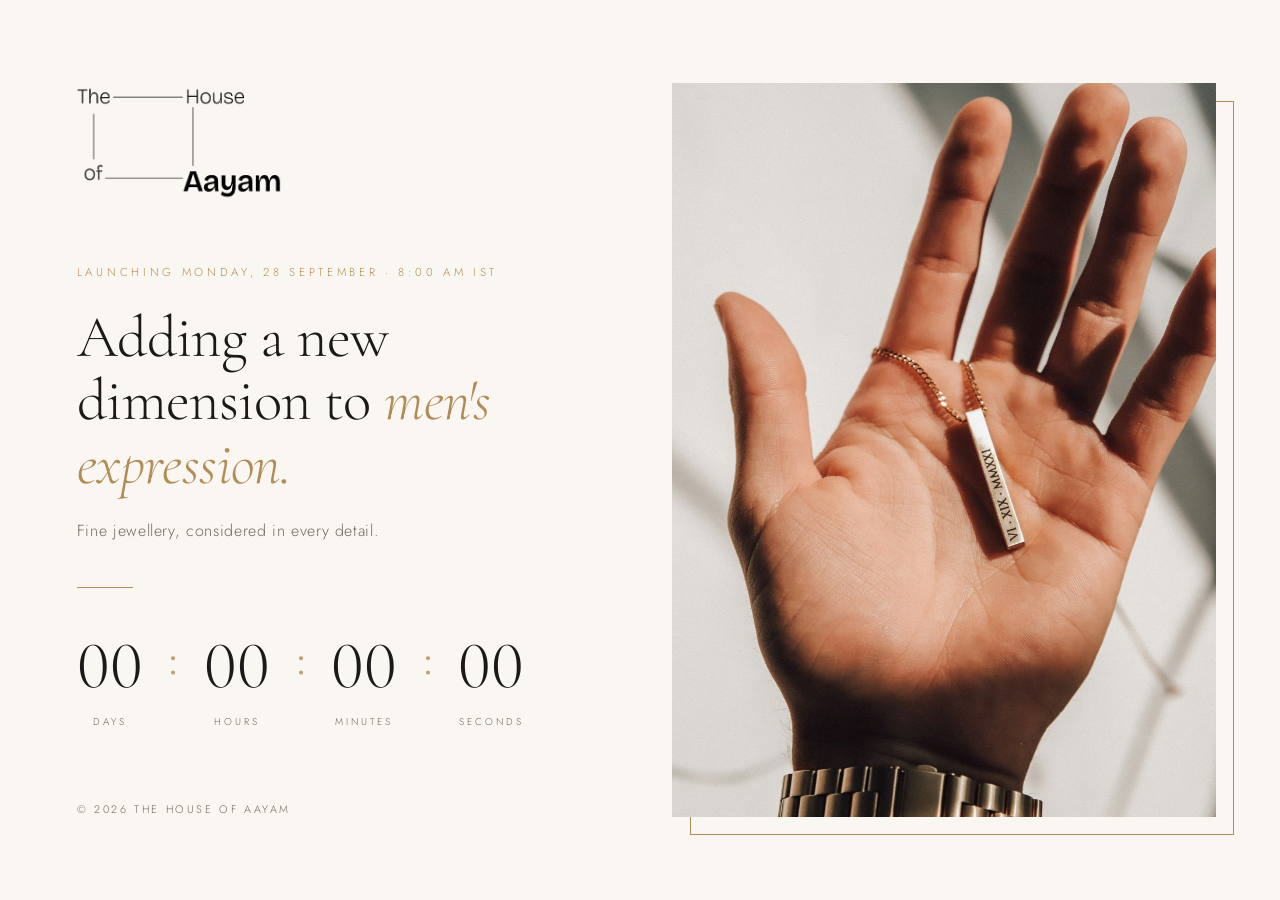
<file: index.html>
<!DOCTYPE html>
<html lang="en">
<head>
  <meta charset="utf-8">
  <meta name="viewport" content="width=device-width, initial-scale=1">
  <title>The House of Aayam — Launching Soon</title>
  <meta name="description" content="Adding a new dimension to men's expression. The House of Aayam launches Monday, 28 September.">
  <meta name="theme-color" content="#faf7f2">
  <meta property="og:type" content="website">
  <meta property="og:title" content="The House of Aayam — Launching Soon">
  <meta property="og:description" content="Adding a new dimension to men's expression. Launching Monday, 28 September.">
  <meta property="og:image" content="https://thehouseofaayam.com/assets/hero.jpg">
  <link rel="icon" href="assets/logo.png">
  <link rel="preconnect" href="https://fonts.googleapis.com">
  <link rel="preconnect" href="https://fonts.gstatic.com" crossorigin>
  <link href="https://fonts.googleapis.com/css2?family=Cormorant+Garamond:ital,wght@0,300;0,400;1,300;1,400&family=Jost:wght@300;400&display=swap" rel="stylesheet">
  <link rel="stylesheet" href="styles.css">
</head>
<body>
  <main class="page">
    <section class="content">
      <img class="logo" src="assets/logo.png" alt="The House of Aayam" width="881" height="507">

      <p class="eyebrow">Launching Monday, 28 September &middot; 8:00 AM IST</p>

      <h1>Adding a new dimension to <em>men's expression.</em></h1>
      <p class="sub">Fine jewellery, considered in every detail.</p>

      <div class="rule" aria-hidden="true"></div>

      <div class="countdown" role="timer" aria-live="off" aria-label="Time remaining until launch">
        <div class="unit"><span class="num" id="days">00</span><span class="label">Days</span></div>
        <span class="sep" aria-hidden="true">:</span>
        <div class="unit"><span class="num" id="hours">00</span><span class="label">Hours</span></div>
        <span class="sep" aria-hidden="true">:</span>
        <div class="unit"><span class="num" id="minutes">00</span><span class="label">Minutes</span></div>
        <span class="sep" aria-hidden="true">:</span>
        <div class="unit"><span class="num" id="seconds">00</span><span class="label">Seconds</span></div>
      </div>

      <p class="foot">&copy; 2026 The House of Aayam</p>
    </section>

    <aside class="visual" aria-hidden="true">
      <div class="frame"><img src="assets/hero.jpg" alt=""></div>
    </aside>
  </main>
  <script src="script.js"></script>
</body>
</html>
</file>
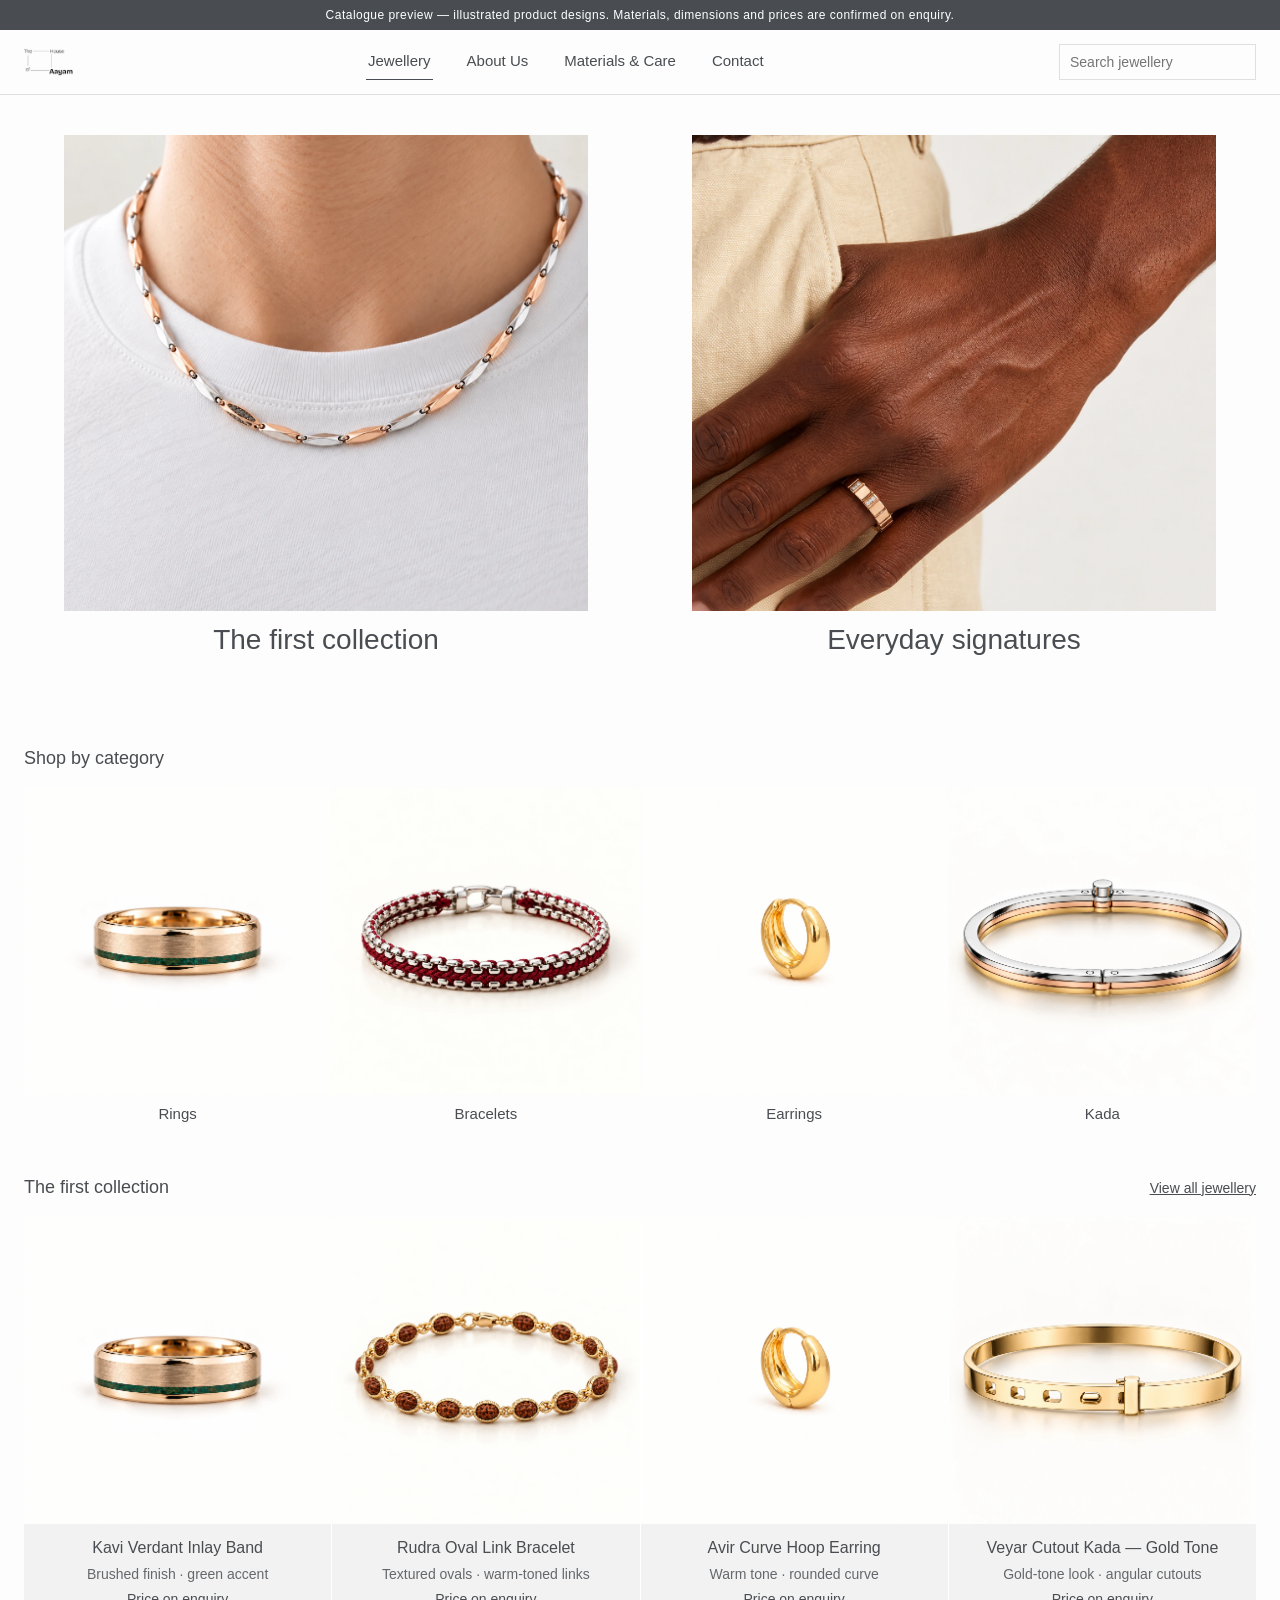
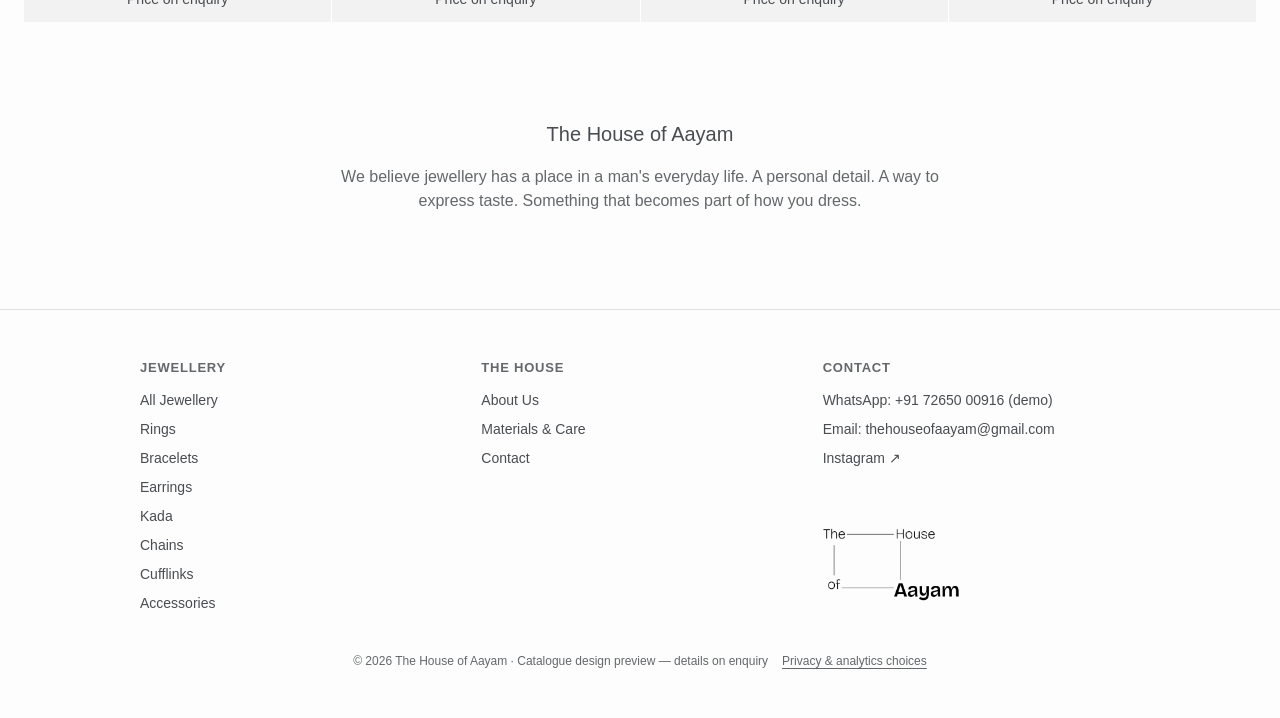
<file: preview/index.html>
<!DOCTYPE html>
<html lang="en">
<head>
<meta charset="utf-8">
<meta name="viewport" content="width=device-width, initial-scale=1">
<title>The House of Aayam — Home (Draft Preview)</title>
<meta name="robots" content="noindex">
<link rel="stylesheet" href="styles.css?v=20261117-home-footer-2">
</head>
<body>
<div class="preview-notice">Catalogue preview — illustrated product designs. Materials, dimensions and prices are confirmed on enquiry.</div>
<header class="site-header">
  <div class="nav-row">
    <a class="nav-logo" href="index.html"><img src="../assets/logo.png" alt="The House of Aayam"></a>
    <nav class="nav-center">
      <a href="all-jewellery.html" class="active">Jewellery</a>
      <a href="our-story.html">About Us</a>
      <a href="materials-care.html">Materials &amp; Care</a>
      <a href="contact.html">Contact</a>
    </nav>
    <div class="nav-right">
      <form class="search-form" data-search><input type="search" placeholder="Search jewellery" aria-label="Search jewellery"></form>
      <button class="icon-btn menu-btn" data-menu-open aria-label="Open menu">Menu</button>
    </div>
  </div>
</header>

<div class="drawer-backdrop"></div>
<aside class="drawer">
  <button class="icon-btn drawer-close" data-menu-close aria-label="Close menu">Close</button>
  <nav>
    <a class="primary-link" href="all-jewellery.html">All Jewellery</a>
    <a class="primary-link" href="all-jewellery.html?category=Rings">Rings</a>
    <a class="primary-link" href="all-jewellery.html?category=Bracelets">Bracelets</a>
    <a class="primary-link" href="all-jewellery.html?category=Earrings">Earrings</a>
    <a class="primary-link" href="all-jewellery.html?category=Kada">Kada</a>
    <a class="primary-link" href="all-jewellery.html?category=Chains">Chains</a>
    <a class="primary-link" href="all-jewellery.html?category=Cufflinks">Cufflinks</a>
    <a class="primary-link" href="all-jewellery.html?category=Accessories">Accessories</a>
    <a class="secondary-link" href="our-story.html">About Us</a>
    <a class="secondary-link" href="materials-care.html">Materials &amp; Care</a>
    <a class="secondary-link" href="contact.html">Contact</a>
  </nav>
  <form data-search><input type="search" placeholder="Search jewellery" aria-label="Search jewellery"></form>
</aside>

<main>
  <section class="campaign-pair">
    <figure class="campaign-panel" data-campaign="first-collection">
      <a class="campaign-image-link" href="product.html?id=AYM-CH-101" aria-label="View Avir Two-Tone Pointed-Link Chain"><div class="frame"><img class="campaign-image is-visible" src="../catalog/images/chains/two-tone-pointed-link-chain/03-worn.webp" alt="Avir Two-Tone Pointed-Link Chain worn on the neck" fetchpriority="high"></div></a>
      <figcaption><a href="all-jewellery.html">The first collection</a></figcaption>
    </figure>
    <figure class="campaign-panel" data-campaign="everyday-signatures">
      <a class="campaign-image-link" href="product.html?id=AYM-RG-106" aria-label="View Dhruv Segmented Band"><div class="frame"><img class="campaign-image is-visible" src="../catalog/images/rings/segmented-rose-gold-stone-band/03-worn.webp" alt="Dhruv Segmented Band worn on a hand" fetchpriority="high"></div></a>
      <figcaption><a href="all-jewellery.html">Everyday signatures</a></figcaption>
    </figure>
  </section>

  <section class="section">
    <div class="section-head"><h2>Shop by category</h2></div>
    <div class="category-row">
      <a class="category-tile" href="all-jewellery.html?category=Rings">
        <div class="frame"><img src="../catalog/images/rings/green-inlay-band/01-hero.webp" alt="Rings"></div>
        <figcaption>Rings</figcaption>
      </a>
      <a class="category-tile" href="all-jewellery.html?category=Bracelets">
        <div class="frame"><img src="../catalog/images/bracelets/crimson-woven-link-bracelet/01-hero.webp" alt="Bracelets — Ravik Crimson Weave Bracelet"></div>
        <figcaption>Bracelets</figcaption>
      </a>
      <a class="category-tile" href="all-jewellery.html?category=Earrings">
        <div class="frame"><img src="../catalog/images/earrings/rounded-tapered-warm-hoop-earring/01-hero.webp" alt="Earrings — Avir Curve Hoop Earring"></div>
        <figcaption>Earrings</figcaption>
      </a>
      <a class="category-tile" href="all-jewellery.html?category=Kada">
        <div class="frame"><img src="../catalog/images/kada/tri-tone-hinged-kada/01-hero.webp" alt="Kada — Samar Tri-Tone Kada"></div>
        <figcaption>Kada</figcaption>
      </a>
    </div>
  </section>

  <section class="section" style="padding-top:0">
    <div class="section-head">
      <h2>The first collection</h2>
      <a href="all-jewellery.html">View all jewellery</a>
    </div>
    <div class="grid" id="featured-grid"></div>
  </section>

  <section class="brand-statement">
    <h2>The House of Aayam</h2>
    <p>We believe jewellery has a place in a man's everyday life. A personal detail. A way to express taste. Something that becomes part of how you dress.</p>
  </section>
</main>

<footer class="site-footer">
  <div class="footer-grid">
    <div class="footer-col">
      <h3>Jewellery</h3>
      <a href="all-jewellery.html">All Jewellery</a>
      <a href="all-jewellery.html?category=Rings">Rings</a>
      <a href="all-jewellery.html?category=Bracelets">Bracelets</a>
      <a href="all-jewellery.html?category=Earrings">Earrings</a>
      <a href="all-jewellery.html?category=Kada">Kada</a>
      <a href="all-jewellery.html?category=Chains">Chains</a>
      <a href="all-jewellery.html?category=Cufflinks">Cufflinks</a>
      <a href="all-jewellery.html?category=Accessories">Accessories</a>
    </div>
    <div class="footer-col">
      <h3>The House</h3>
      <a href="our-story.html">About Us</a>
      <a href="materials-care.html">Materials &amp; Care</a>
      <a href="contact.html">Contact</a>
    </div>
    <div class="footer-col">
      <h3>Contact</h3>
      <p>WhatsApp: +91 72650 00916 (demo)</p>
      <p>Email: thehouseofaayam@gmail.com</p>
      <a href="https://www.instagram.com/thehouseofaayam/" target="_blank" rel="noopener noreferrer">Instagram ↗</a>
      <a class="footer-logo" href="index.html" aria-label="The House of Aayam home"><img src="../assets/logo.png" alt="The House of Aayam"></a>
    </div>
  </div>
  <div class="footer-meta">
    <p class="footer-bottom">&copy; 2026 The House of Aayam · Catalogue design preview — details on enquiry</p>
    <a class="privacy-footer" href="https://thehouseofaayam.com/privacy.html">Privacy &amp; analytics choices</a>
  </div>
</footer>

<script src="catalog.js?v=20261024-full-catalogue-1"></script>
<script src="home.js?v=20261117-home-2"></script>
<script>
loadCatalog().then(data => {
  const byCategory = {};
  data.products.forEach(p => { (byCategory[p.category] ||= []).push(p); });
  const featured = data.categories.slice(0, 4).map(c => byCategory[c][0]).filter(Boolean);
  renderGrid(document.getElementById('featured-grid'), featured);
  initCampaignRotators(data.products);
}).catch(err => {
  document.getElementById('featured-grid').innerHTML = '<p style="padding:24px;color:#c00">' + err.message + '</p>';
});
</script>
</body>
</html>
</file>
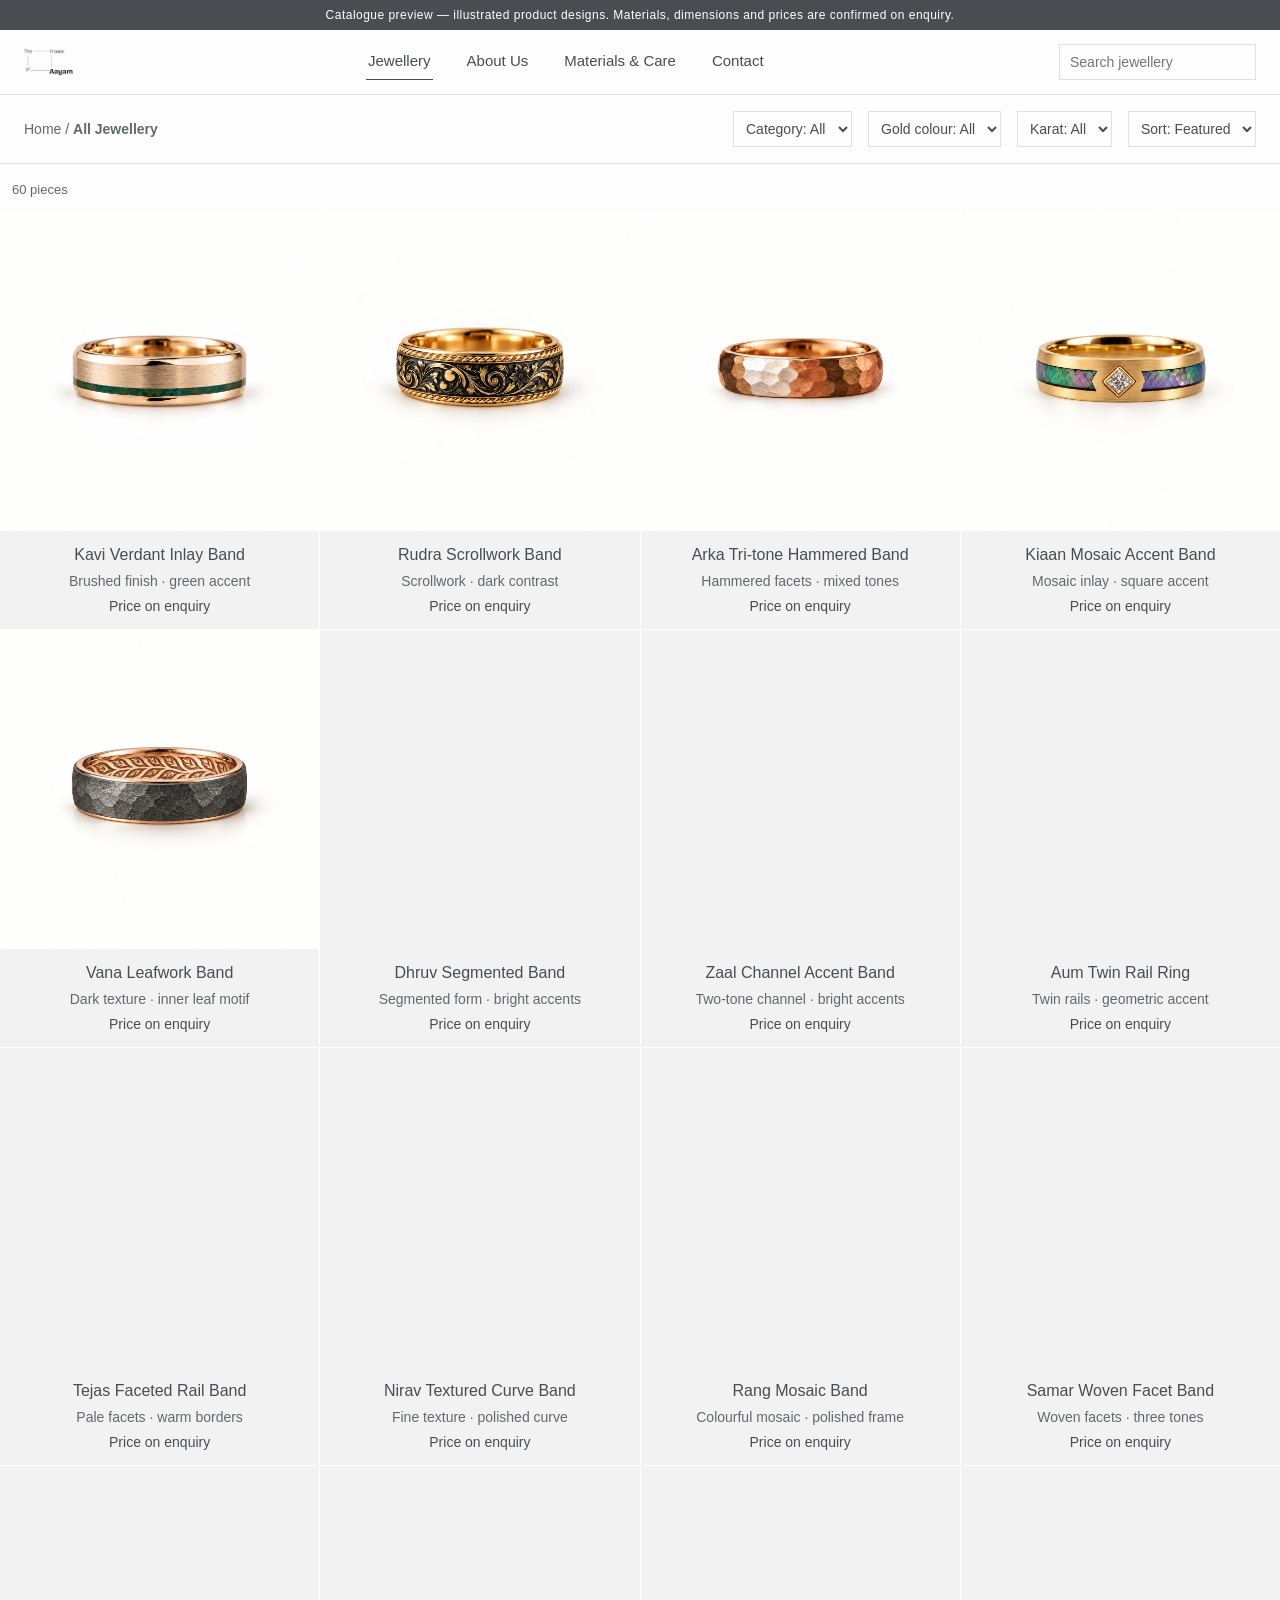
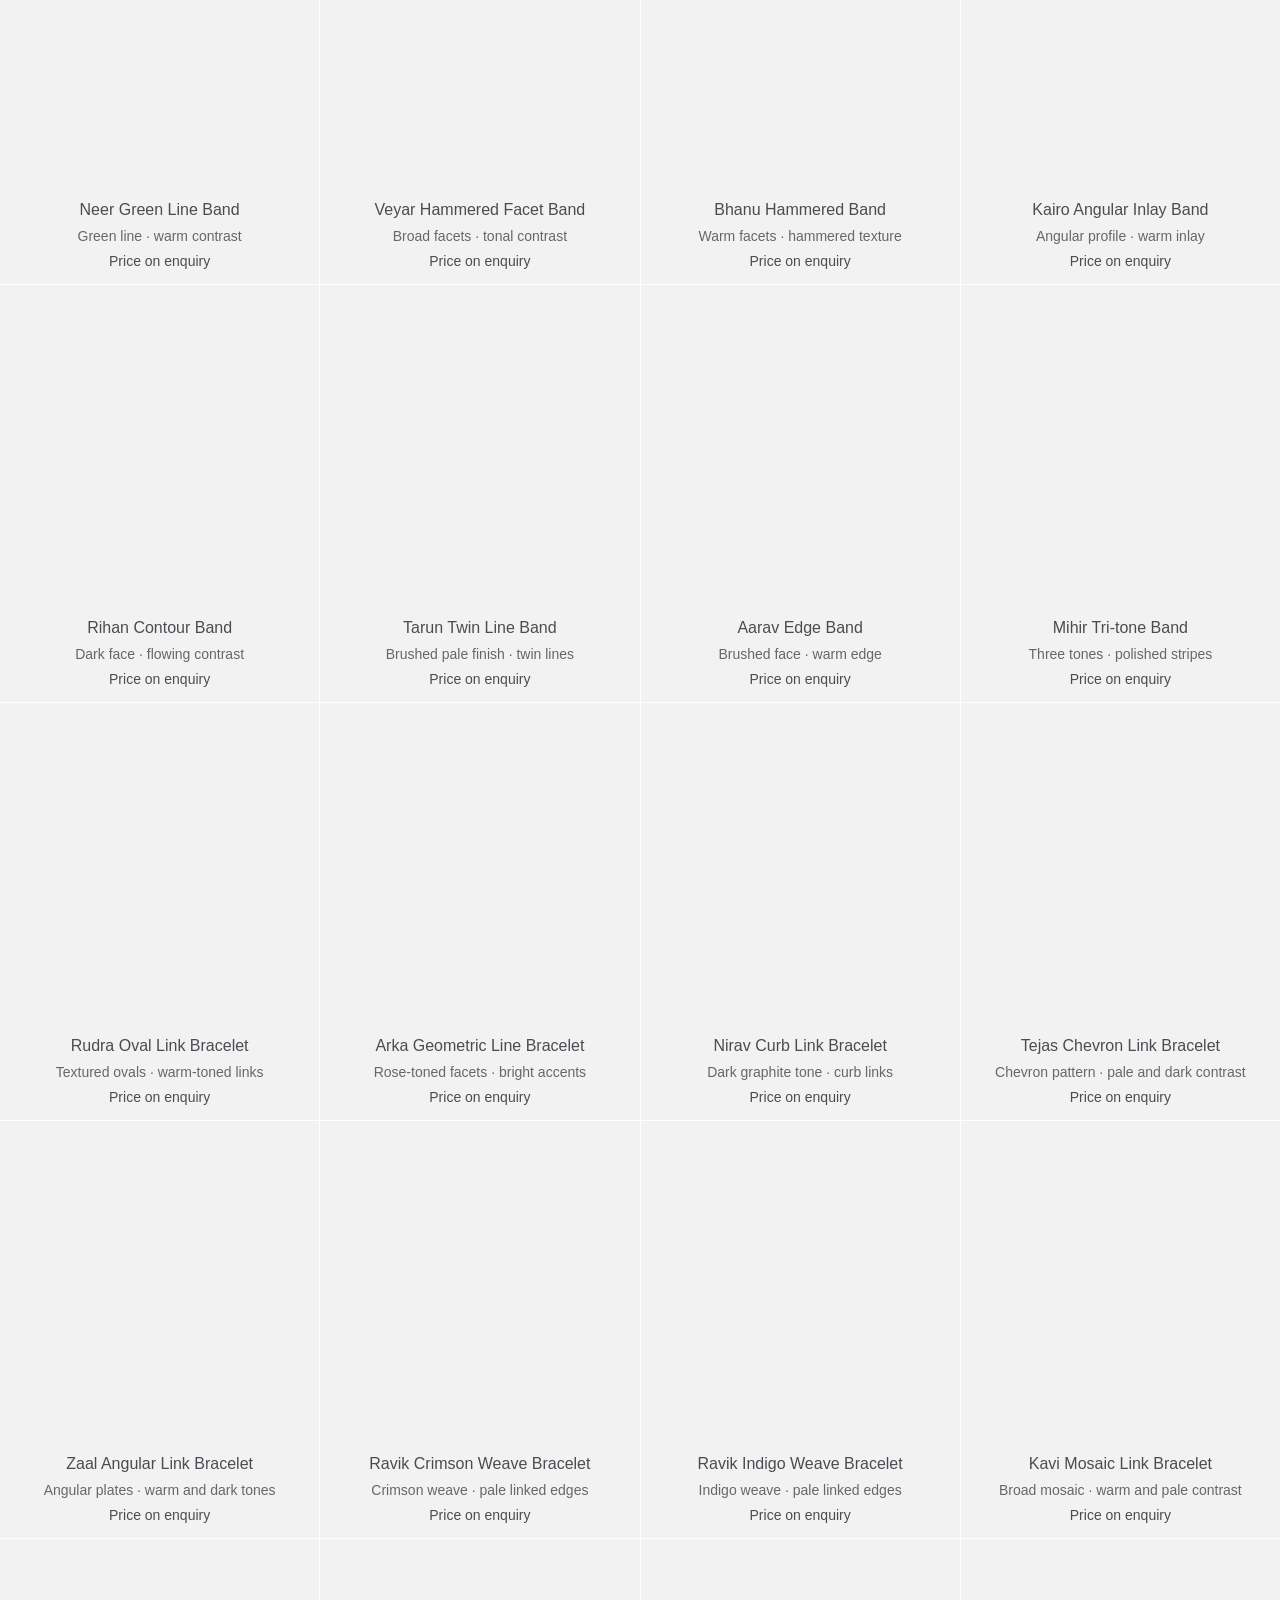
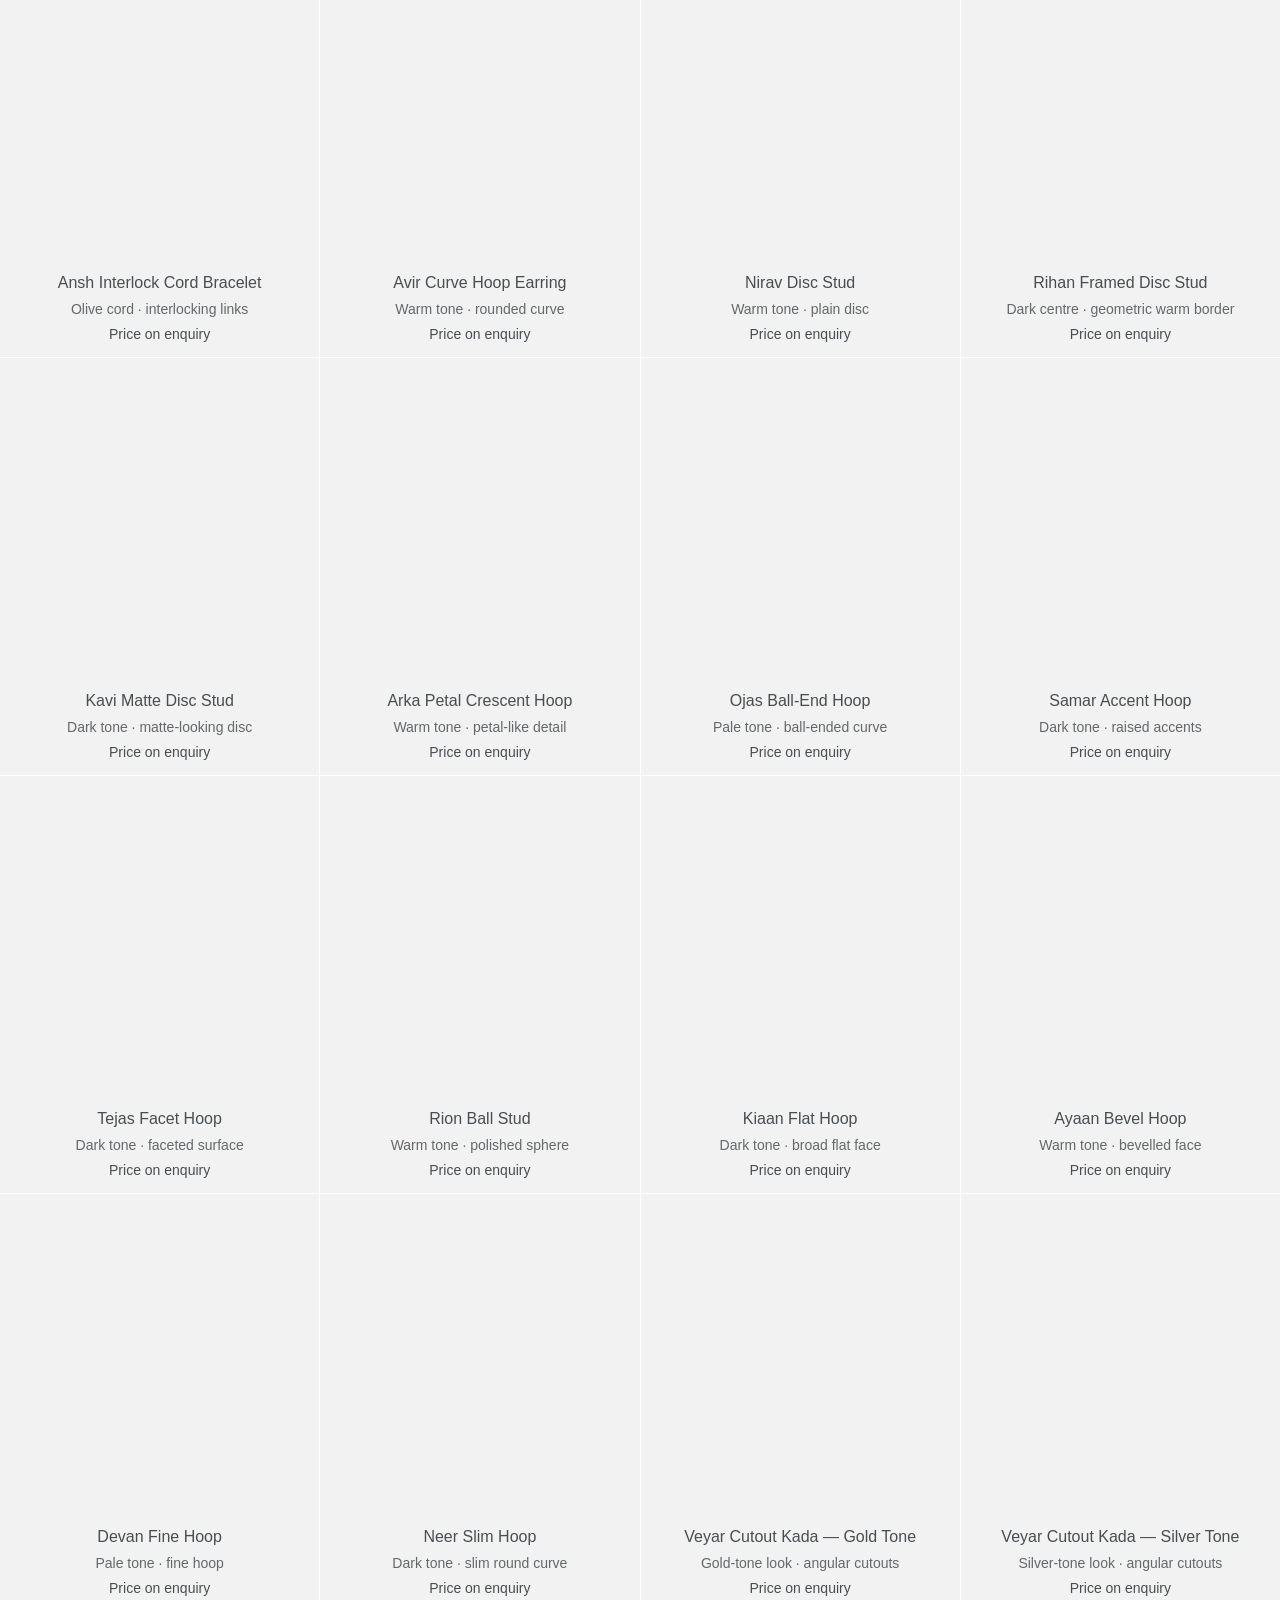
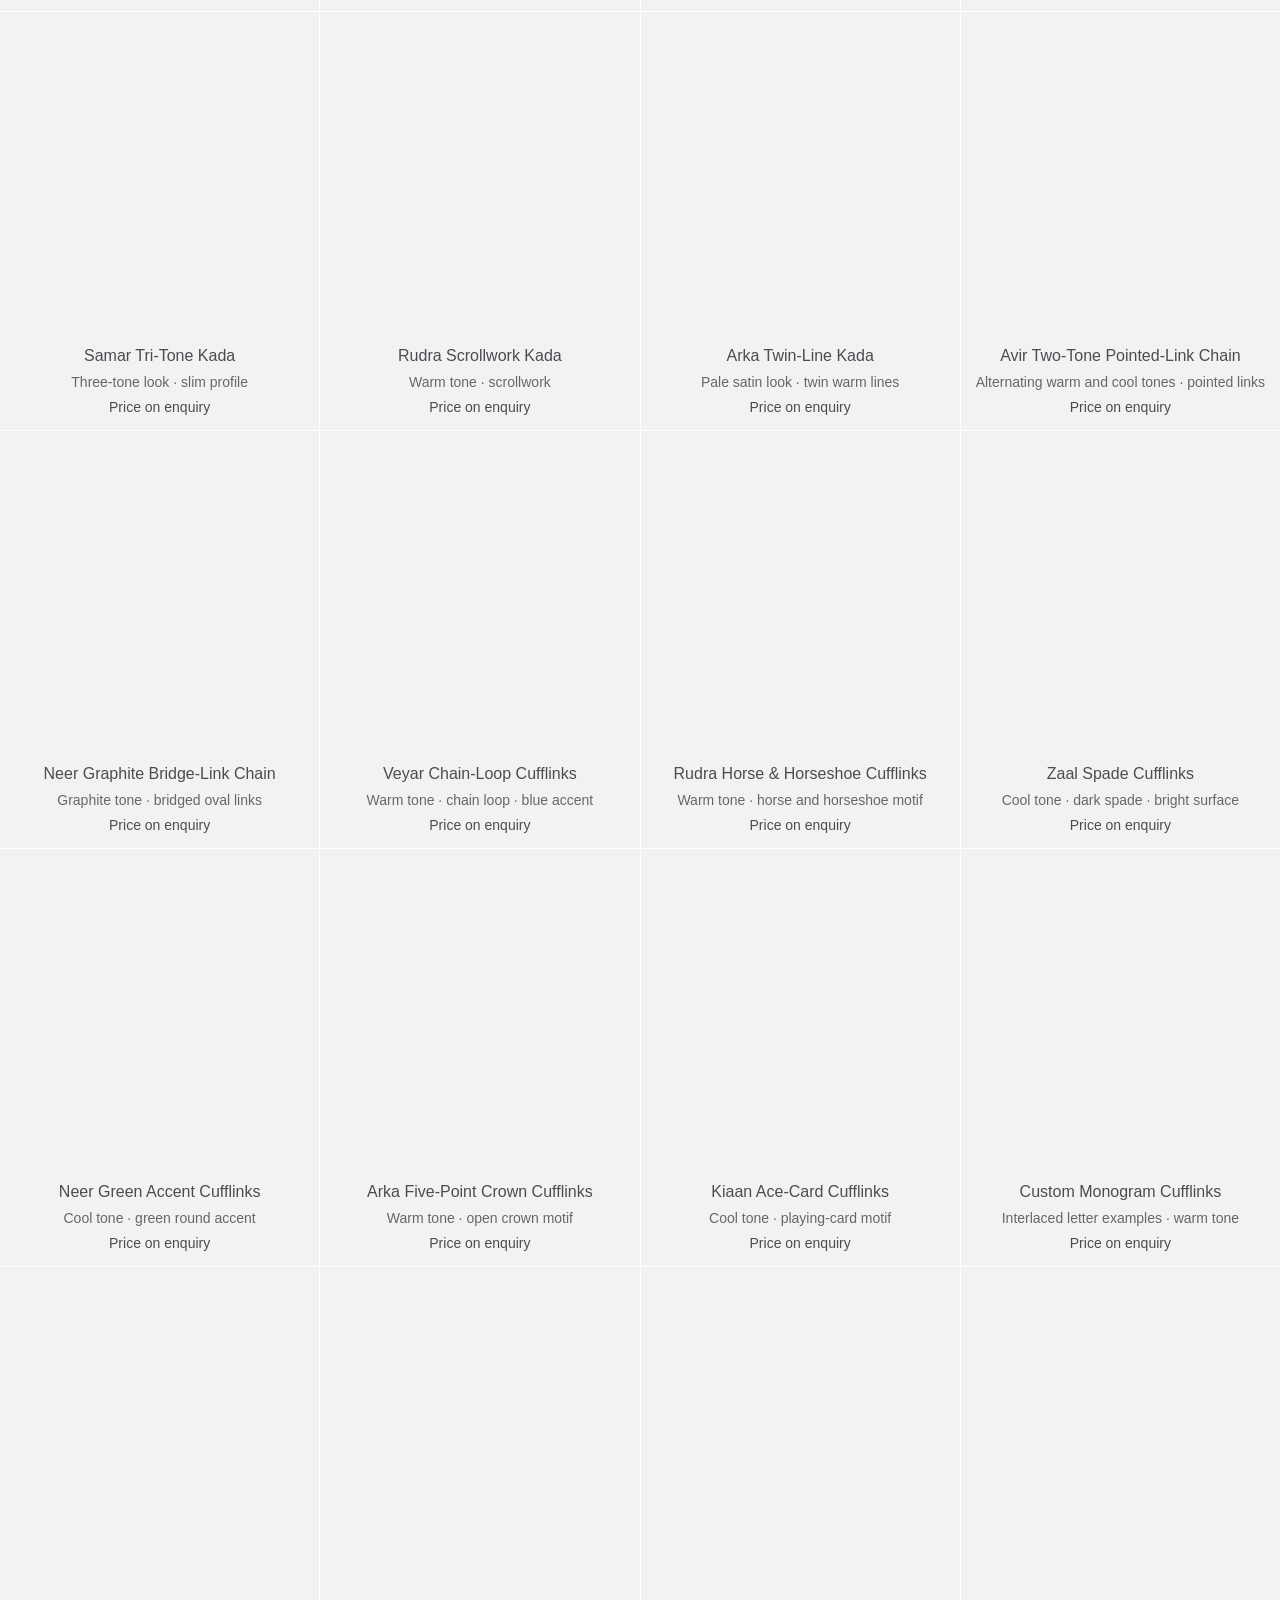
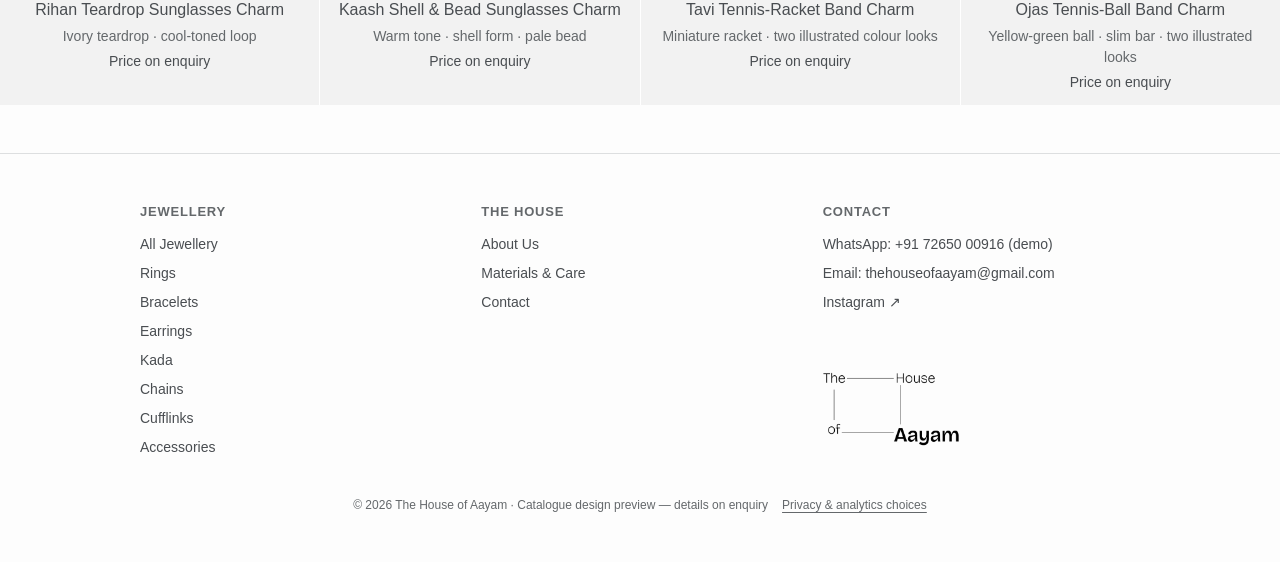
<file: preview/all-jewellery.html>
<!DOCTYPE html>
<html lang="en">
<head>
<meta charset="utf-8">
<meta name="viewport" content="width=device-width, initial-scale=1">
<title>All Jewellery — The House of Aayam (Draft Preview)</title>
<meta name="robots" content="noindex">
<link rel="stylesheet" href="styles.css?v=20261117-home-footer-2">
</head>
<body>
<div class="preview-notice">Catalogue preview — illustrated product designs. Materials, dimensions and prices are confirmed on enquiry.</div>
<header class="site-header">
  <div class="nav-row">
    <a class="nav-logo" href="index.html"><img src="../assets/logo.png" alt="The House of Aayam"></a>
    <nav class="nav-center">
      <a href="all-jewellery.html" class="active">Jewellery</a>
      <a href="our-story.html">About Us</a>
      <a href="materials-care.html">Materials &amp; Care</a>
      <a href="contact.html">Contact</a>
    </nav>
    <div class="nav-right">
      <form class="search-form" data-search><input type="search" placeholder="Search jewellery" aria-label="Search jewellery" id="search-desktop"></form>
      <button class="icon-btn menu-btn" data-menu-open aria-label="Open menu">Menu</button>
    </div>
  </div>
</header>

<div class="drawer-backdrop"></div>
<aside class="drawer">
  <button class="icon-btn drawer-close" data-menu-close aria-label="Close menu">Close</button>
  <nav>
    <a class="primary-link" href="all-jewellery.html">All Jewellery</a>
    <a class="primary-link" href="all-jewellery.html?category=Rings">Rings</a>
    <a class="primary-link" href="all-jewellery.html?category=Bracelets">Bracelets</a>
    <a class="primary-link" href="all-jewellery.html?category=Earrings">Earrings</a>
    <a class="primary-link" href="all-jewellery.html?category=Kada">Kada</a>
    <a class="primary-link" href="all-jewellery.html?category=Chains">Chains</a>
    <a class="primary-link" href="all-jewellery.html?category=Cufflinks">Cufflinks</a>
    <a class="primary-link" href="all-jewellery.html?category=Accessories">Accessories</a>
    <a class="secondary-link" href="our-story.html">About Us</a>
    <a class="secondary-link" href="materials-care.html">Materials &amp; Care</a>
    <a class="secondary-link" href="contact.html">Contact</a>
  </nav>
  <form data-search><input type="search" placeholder="Search jewellery" aria-label="Search jewellery"></form>
</aside>

<main>
  <section class="collection-intro" id="collection-intro" hidden>
    <h1>Rings</h1>
    <p>Bands shaped by texture, clean lines and contrast. Explore the illustrated designs and enquire about materials, sizing and pricing.</p>
  </section>
  <div class="toolbar">
    <div class="crumbs" id="crumbs">Home / <strong id="crumb-current">All Jewellery</strong></div>
    <div class="controls">
      <select id="filter-category" aria-label="Category">
        <option value="">Category: All</option>
      </select>
      <select id="filter-design" aria-label="Product design" hidden>
        <option value="">Design: All</option>
      </select>
      <select id="filter-colour" aria-label="Gold colour" hidden>
        <option value="">Gold colour: All</option>
      </select>
      <select id="filter-karat" aria-label="Karat" hidden>
        <option value="">Karat: All</option>
      </select>
      <select id="sort" aria-label="Sort by">
        <option value="featured">Sort: Featured</option>
        <option value="name-asc">Name: A to Z</option>
      </select>
    </div>
  </div>
  <div class="active-filters" id="active-filters"></div>
  <div id="result-count" style="padding:0 12px 12px;font-size:13px;color:var(--text-secondary)"></div>
  <div class="grid" id="product-grid"></div>
</main>

<footer class="site-footer">
  <div class="footer-grid">
    <div class="footer-col">
      <h3>Jewellery</h3>
      <a href="all-jewellery.html">All Jewellery</a>
      <a href="all-jewellery.html?category=Rings">Rings</a>
      <a href="all-jewellery.html?category=Bracelets">Bracelets</a>
      <a href="all-jewellery.html?category=Earrings">Earrings</a>
      <a href="all-jewellery.html?category=Kada">Kada</a>
      <a href="all-jewellery.html?category=Chains">Chains</a>
      <a href="all-jewellery.html?category=Cufflinks">Cufflinks</a>
      <a href="all-jewellery.html?category=Accessories">Accessories</a>
    </div>
    <div class="footer-col">
      <h3>The House</h3>
      <a href="our-story.html">About Us</a>
      <a href="materials-care.html">Materials &amp; Care</a>
      <a href="contact.html">Contact</a>
    </div>
    <div class="footer-col">
      <h3>Contact</h3>
      <p>WhatsApp: +91 72650 00916 (demo)</p>
      <p>Email: thehouseofaayam@gmail.com</p>
      <a href="https://www.instagram.com/thehouseofaayam/" target="_blank" rel="noopener noreferrer">Instagram ↗</a>
      <a class="footer-logo" href="index.html" aria-label="The House of Aayam home"><img src="../assets/logo.png" alt="The House of Aayam"></a>
    </div>
  </div>
  <div class="footer-meta">
    <p class="footer-bottom">&copy; 2026 The House of Aayam · Catalogue design preview — details on enquiry</p>
    <a class="privacy-footer" href="https://thehouseofaayam.com/privacy.html">Privacy &amp; analytics choices</a>
  </div>
</footer>

<script src="catalog.js?v=20261024-full-catalogue-1"></script>
<script src="collection.js?v=20261024-full-catalogue-1"></script>
</body>
</html>
</file>
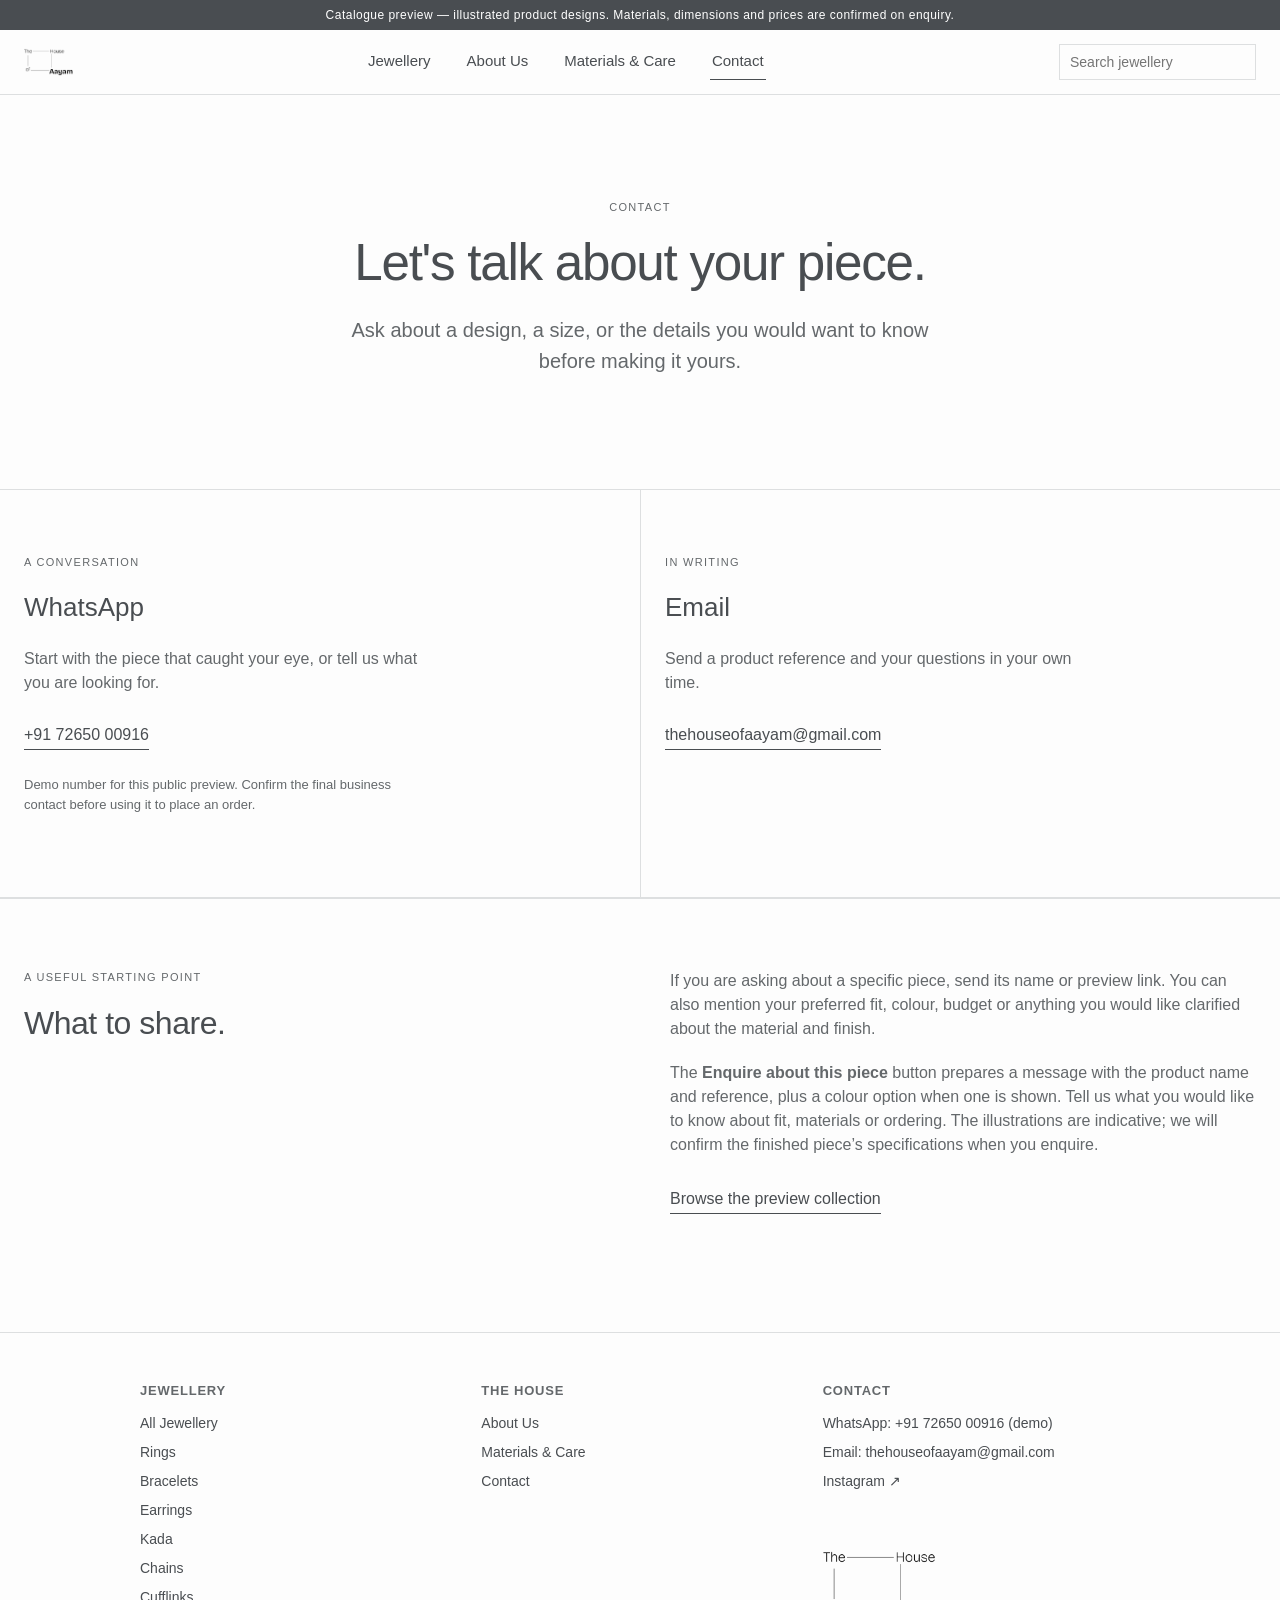
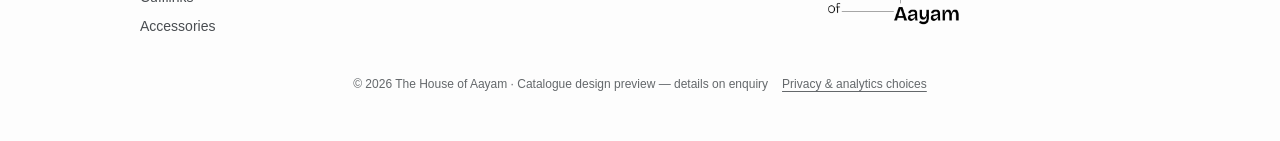
<file: preview/contact.html>
<!DOCTYPE html>
<html lang="en">
<head>
<meta charset="utf-8">
<meta name="viewport" content="width=device-width, initial-scale=1">
<title>Contact — The House of Aayam (Draft Preview)</title>
<meta name="robots" content="noindex">
<link rel="stylesheet" href="styles.css?v=20261117-home-footer-2">
</head>
<body>
<div class="preview-notice">Catalogue preview — illustrated product designs. Materials, dimensions and prices are confirmed on enquiry.</div>
<header class="site-header">
  <div class="nav-row">
    <a class="nav-logo" href="index.html"><img src="../assets/logo.png" alt="The House of Aayam"></a>
    <nav class="nav-center">
      <a href="all-jewellery.html">Jewellery</a>
      <a href="our-story.html">About Us</a>
      <a href="materials-care.html">Materials &amp; Care</a>
      <a href="contact.html" class="active">Contact</a>
    </nav>
    <div class="nav-right">
      <form class="search-form" data-search><input type="search" placeholder="Search jewellery" aria-label="Search jewellery"></form>
      <button class="icon-btn menu-btn" data-menu-open aria-label="Open menu">Menu</button>
    </div>
  </div>
</header>

<div class="drawer-backdrop"></div>
<aside class="drawer">
  <button class="icon-btn drawer-close" data-menu-close aria-label="Close menu">Close</button>
  <nav>
    <a class="primary-link" href="all-jewellery.html">All Jewellery</a>
    <a class="primary-link" href="all-jewellery.html?category=Rings">Rings</a>
    <a class="primary-link" href="all-jewellery.html?category=Bracelets">Bracelets</a>
    <a class="primary-link" href="all-jewellery.html?category=Earrings">Earrings</a>
    <a class="primary-link" href="all-jewellery.html?category=Kada">Kada</a>
    <a class="primary-link" href="all-jewellery.html?category=Chains">Chains</a>
    <a class="primary-link" href="all-jewellery.html?category=Cufflinks">Cufflinks</a>
    <a class="primary-link" href="all-jewellery.html?category=Accessories">Accessories</a>
    <a class="secondary-link" href="our-story.html">About Us</a>
    <a class="secondary-link" href="materials-care.html">Materials &amp; Care</a>
    <a class="secondary-link" href="contact.html">Contact</a>
  </nav>
  <form data-search><input type="search" placeholder="Search jewellery" aria-label="Search jewellery"></form>
</aside>

<main class="editorial-page">
  <section class="editorial-hero">
    <p class="eyebrow">Contact</p>
    <h1>Let's talk about your piece.</h1>
    <p class="editorial-lede">Ask about a design, a size, or the details you would want to know before making it yours.</p>
  </section>

  <section class="contact-options" aria-label="Ways to contact us">
    <div class="contact-option">
      <p class="eyebrow">A conversation</p>
      <h2>WhatsApp</h2>
      <p>Start with the piece that caught your eye, or tell us what you are looking for.</p>
      <a class="text-link" href="https://wa.me/917265000916" target="_blank" rel="noopener">+91 72650 00916</a>
      <p class="fine-print">Demo number for this public preview. Confirm the final business contact before using it to place an order.</p>
    </div>
    <div class="contact-option">
      <p class="eyebrow">In writing</p>
      <h2>Email</h2>
      <p>Send a product reference and your questions in your own time.</p>
      <a class="text-link" href="mailto:thehouseofaayam@gmail.com">thehouseofaayam@gmail.com</a>
    </div>
  </section>

  <section class="editorial-section editorial-split">
    <div><p class="eyebrow">A useful starting point</p><h2>What to share.</h2></div>
    <div class="editorial-copy">
      <p>If you are asking about a specific piece, send its name or preview link. You can also mention your preferred fit, colour, budget or anything you would like clarified about the material and finish.</p>
      <p>The <strong>Enquire about this piece</strong> button prepares a message with the product name and reference, plus a colour option when one is shown. Tell us what you would like to know about fit, materials or ordering. The illustrations are indicative; we will confirm the finished piece’s specifications when you enquire.</p>
      <div class="editorial-actions"><a class="text-link" href="all-jewellery.html">Browse the preview collection</a></div>
    </div>
  </section>
</main>

<footer class="site-footer">
  <div class="footer-grid">
    <div class="footer-col">
      <h3>Jewellery</h3>
      <a href="all-jewellery.html">All Jewellery</a>
      <a href="all-jewellery.html?category=Rings">Rings</a>
      <a href="all-jewellery.html?category=Bracelets">Bracelets</a>
      <a href="all-jewellery.html?category=Earrings">Earrings</a>
      <a href="all-jewellery.html?category=Kada">Kada</a>
      <a href="all-jewellery.html?category=Chains">Chains</a>
      <a href="all-jewellery.html?category=Cufflinks">Cufflinks</a>
      <a href="all-jewellery.html?category=Accessories">Accessories</a>
    </div>
    <div class="footer-col">
      <h3>The House</h3>
      <a href="our-story.html">About Us</a>
      <a href="materials-care.html">Materials &amp; Care</a>
      <a href="contact.html">Contact</a>
    </div>
    <div class="footer-col">
      <h3>Contact</h3>
      <p>WhatsApp: +91 72650 00916 (demo)</p>
      <p>Email: thehouseofaayam@gmail.com</p>
      <a href="https://www.instagram.com/thehouseofaayam/" target="_blank" rel="noopener noreferrer">Instagram ↗</a>
      <a class="footer-logo" href="index.html" aria-label="The House of Aayam home"><img src="../assets/logo.png" alt="The House of Aayam"></a>
    </div>
  </div>
  <div class="footer-meta">
    <p class="footer-bottom">&copy; 2026 The House of Aayam · Catalogue design preview — details on enquiry</p>
    <a class="privacy-footer" href="https://thehouseofaayam.com/privacy.html">Privacy &amp; analytics choices</a>
  </div>
</footer>
<script src="catalog.js?v=20261024-full-catalogue-1"></script>
</body>
</html>
</file>
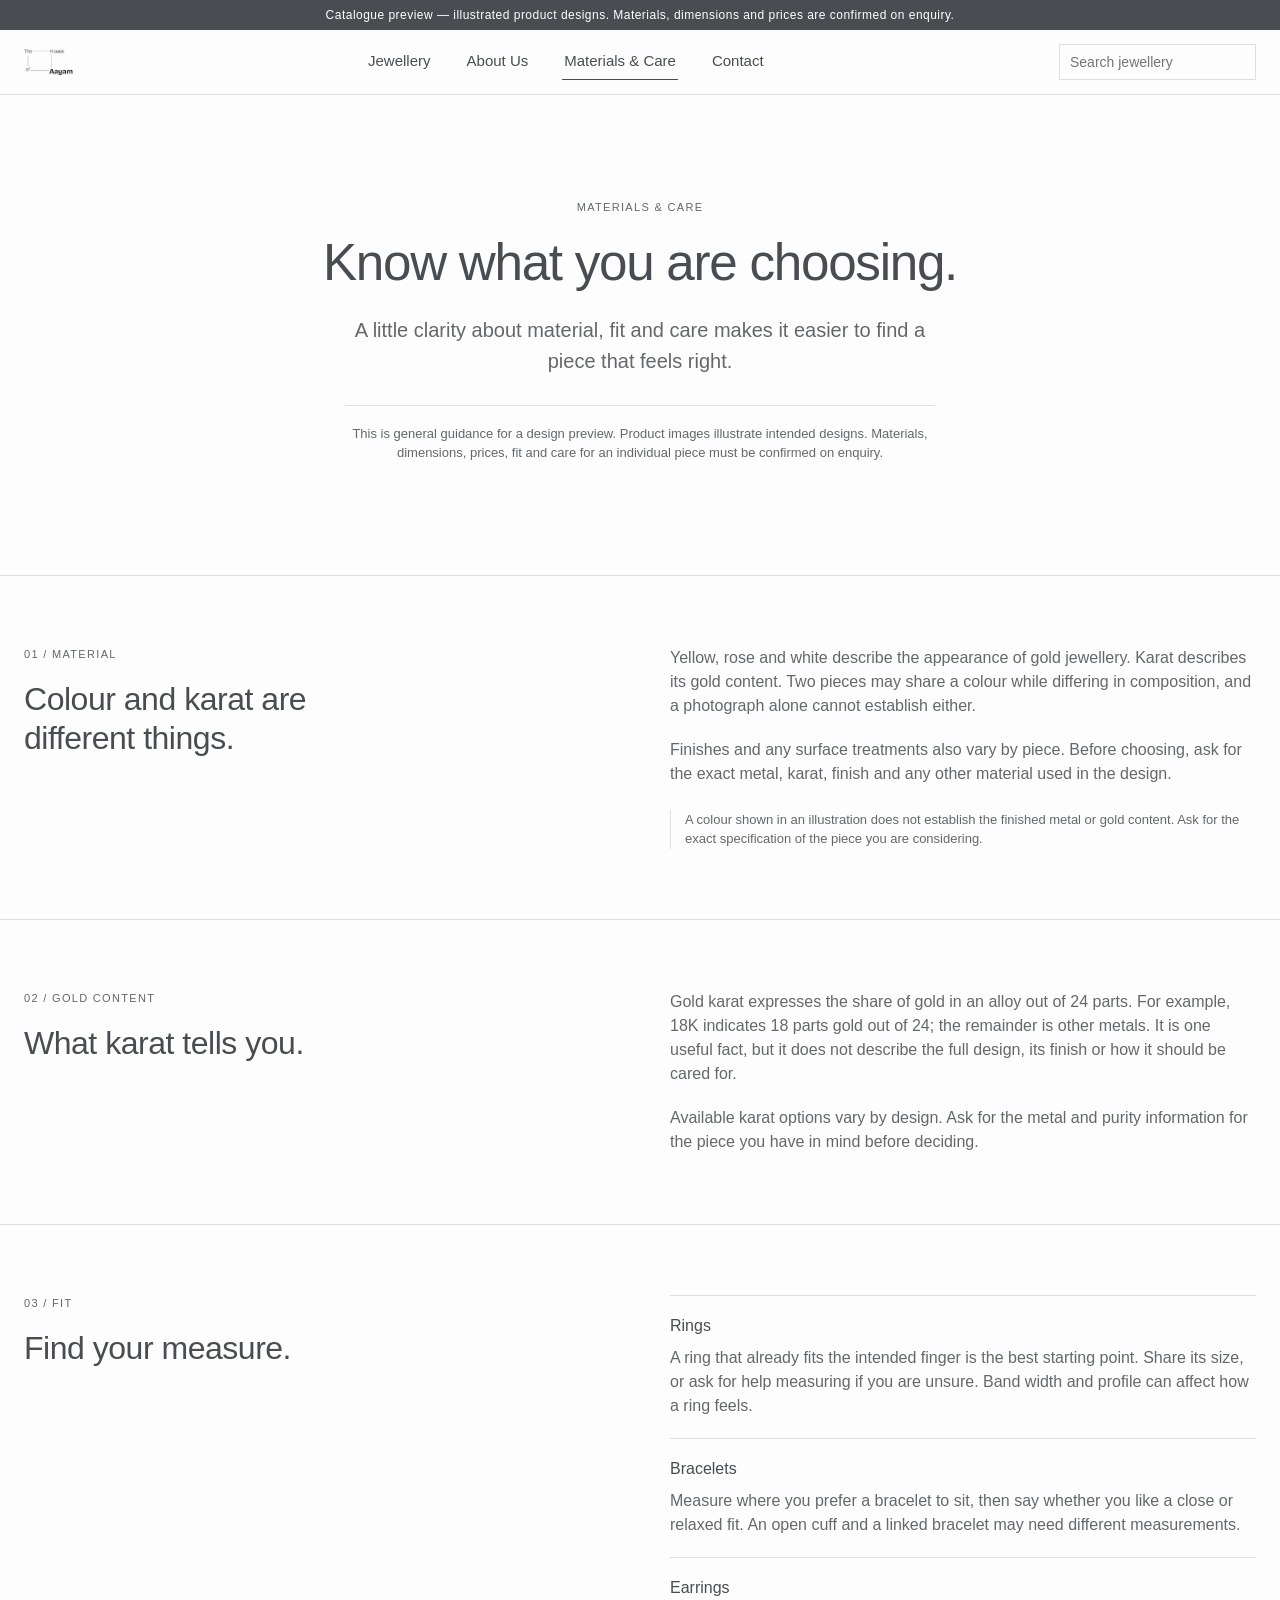
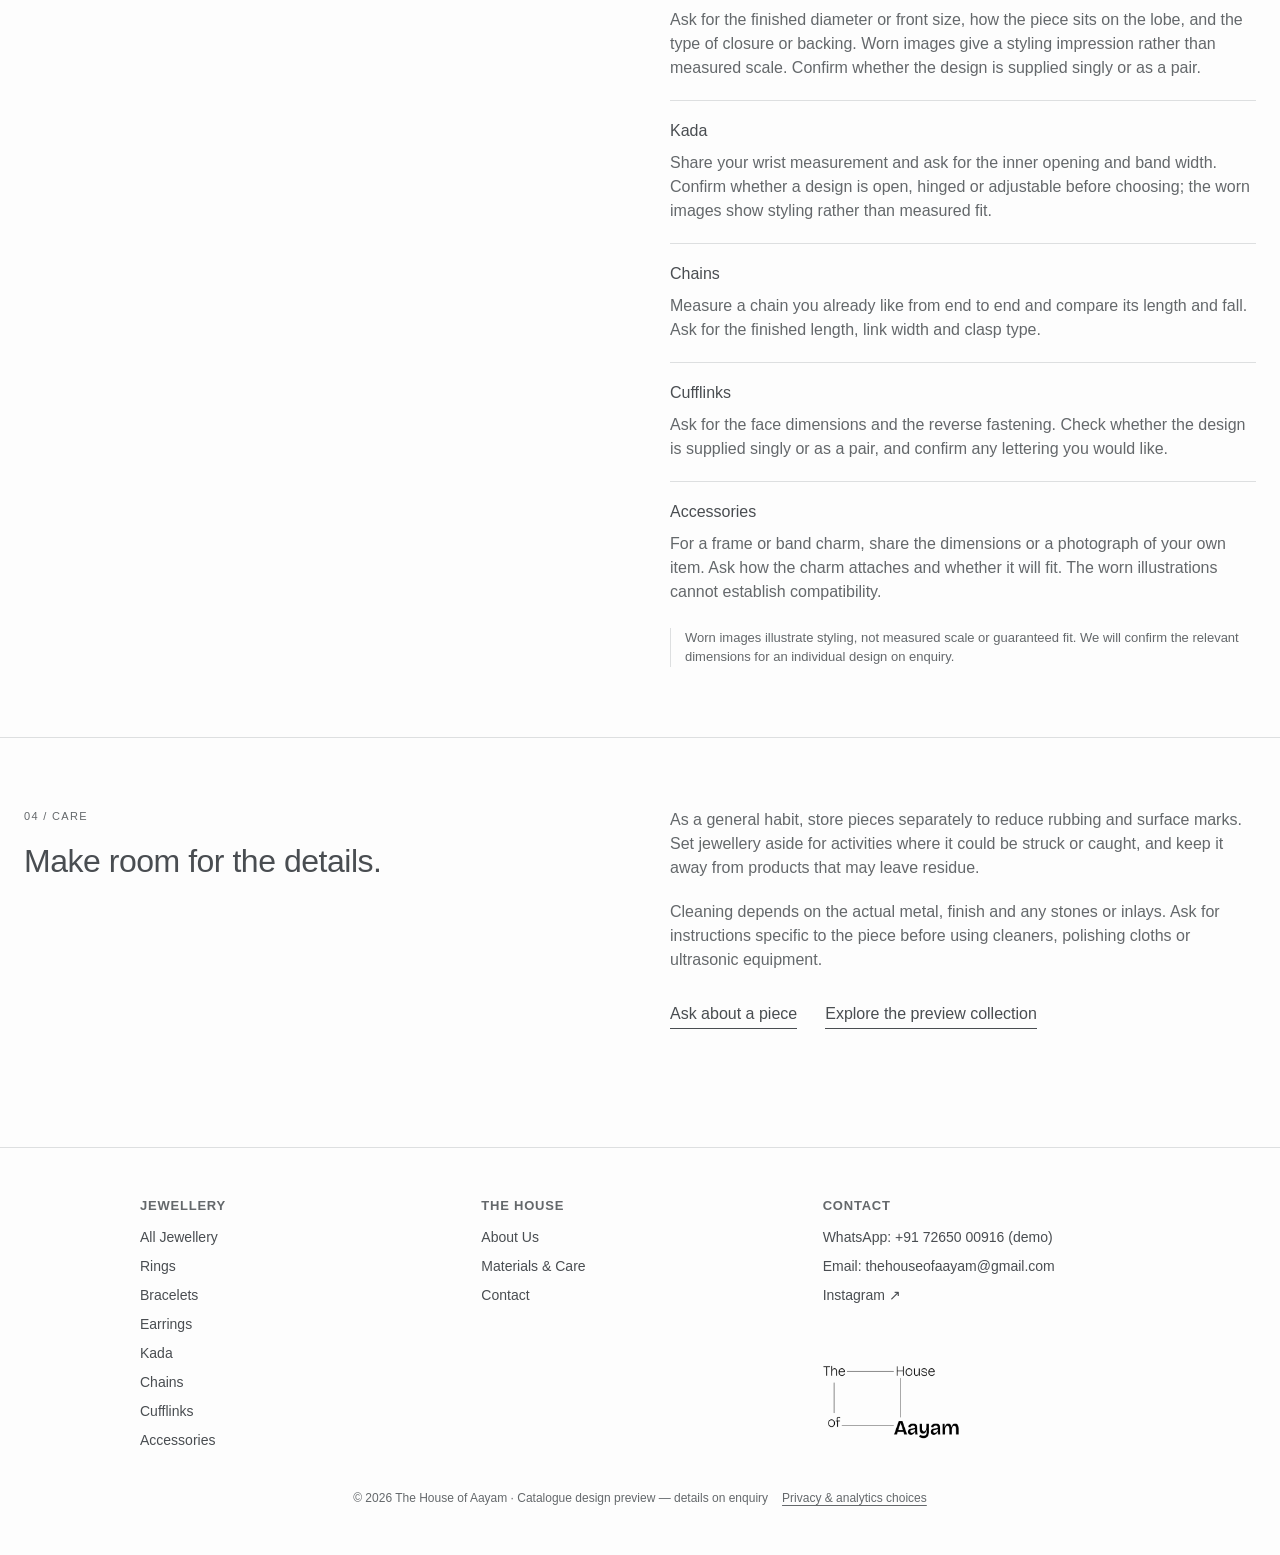
<file: preview/materials-care.html>
<!DOCTYPE html>
<html lang="en">
<head>
<meta charset="utf-8">
<meta name="viewport" content="width=device-width, initial-scale=1">
<title>Materials &amp; Care — The House of Aayam (Draft Preview)</title>
<meta name="robots" content="noindex">
<link rel="stylesheet" href="styles.css?v=20261117-home-footer-2">
</head>
<body>
<div class="preview-notice">Catalogue preview — illustrated product designs. Materials, dimensions and prices are confirmed on enquiry.</div>
<header class="site-header">
  <div class="nav-row">
    <a class="nav-logo" href="index.html"><img src="../assets/logo.png" alt="The House of Aayam"></a>
    <nav class="nav-center">
      <a href="all-jewellery.html">Jewellery</a>
      <a href="our-story.html">About Us</a>
      <a href="materials-care.html" class="active">Materials &amp; Care</a>
      <a href="contact.html">Contact</a>
    </nav>
    <div class="nav-right">
      <form class="search-form" data-search><input type="search" placeholder="Search jewellery" aria-label="Search jewellery"></form>
      <button class="icon-btn menu-btn" data-menu-open aria-label="Open menu">Menu</button>
    </div>
  </div>
</header>

<div class="drawer-backdrop"></div>
<aside class="drawer">
  <button class="icon-btn drawer-close" data-menu-close aria-label="Close menu">Close</button>
  <nav>
    <a class="primary-link" href="all-jewellery.html">All Jewellery</a>
    <a class="primary-link" href="all-jewellery.html?category=Rings">Rings</a>
    <a class="primary-link" href="all-jewellery.html?category=Bracelets">Bracelets</a>
    <a class="primary-link" href="all-jewellery.html?category=Earrings">Earrings</a>
    <a class="primary-link" href="all-jewellery.html?category=Kada">Kada</a>
    <a class="primary-link" href="all-jewellery.html?category=Chains">Chains</a>
    <a class="primary-link" href="all-jewellery.html?category=Cufflinks">Cufflinks</a>
    <a class="primary-link" href="all-jewellery.html?category=Accessories">Accessories</a>
    <a class="secondary-link" href="our-story.html">About Us</a>
    <a class="secondary-link" href="materials-care.html">Materials &amp; Care</a>
    <a class="secondary-link" href="contact.html">Contact</a>
  </nav>
  <form data-search><input type="search" placeholder="Search jewellery" aria-label="Search jewellery"></form>
</aside>

<main class="editorial-page">
  <section class="editorial-hero">
    <p class="eyebrow">Materials &amp; Care</p>
    <h1>Know what you are choosing.</h1>
    <p class="editorial-lede">A little clarity about material, fit and care makes it easier to find a piece that feels right.</p>
    <p class="preview-caveat">This is general guidance for a design preview. Product images illustrate intended designs. Materials, dimensions, prices, fit and care for an individual piece must be confirmed on enquiry.</p>
  </section>

  <section class="editorial-section editorial-split" id="colour">
    <div><p class="eyebrow">01 / Material</p><h2>Colour and karat are different things.</h2></div>
    <div class="editorial-copy">
      <p>Yellow, rose and white describe the appearance of gold jewellery. Karat describes its gold content. Two pieces may share a colour while differing in composition, and a photograph alone cannot establish either.</p>
      <p>Finishes and any surface treatments also vary by piece. Before choosing, ask for the exact metal, karat, finish and any other material used in the design.</p>
      <p class="fine-print">A colour shown in an illustration does not establish the finished metal or gold content. Ask for the exact specification of the piece you are considering.</p>
    </div>
  </section>

  <section class="editorial-section editorial-split" id="karat">
    <div><p class="eyebrow">02 / Gold content</p><h2>What karat tells you.</h2></div>
    <div class="editorial-copy">
      <p>Gold karat expresses the share of gold in an alloy out of 24 parts. For example, 18K indicates 18 parts gold out of 24; the remainder is other metals. It is one useful fact, but it does not describe the full design, its finish or how it should be cared for.</p>
      <p>Available karat options vary by design. Ask for the metal and purity information for the piece you have in mind before deciding.</p>
    </div>
  </section>

  <section class="editorial-section editorial-split" id="fit">
    <div><p class="eyebrow">03 / Fit</p><h2>Find your measure.</h2></div>
    <div class="editorial-copy">
      <div class="guidance-item"><h3>Rings</h3><p>A ring that already fits the intended finger is the best starting point. Share its size, or ask for help measuring if you are unsure. Band width and profile can affect how a ring feels.</p></div>
      <div class="guidance-item"><h3>Bracelets</h3><p>Measure where you prefer a bracelet to sit, then say whether you like a close or relaxed fit. An open cuff and a linked bracelet may need different measurements.</p></div>
      <div class="guidance-item"><h3>Earrings</h3><p>Ask for the finished diameter or front size, how the piece sits on the lobe, and the type of closure or backing. Worn images give a styling impression rather than measured scale. Confirm whether the design is supplied singly or as a pair.</p></div>
      <div class="guidance-item"><h3>Kada</h3><p>Share your wrist measurement and ask for the inner opening and band width. Confirm whether a design is open, hinged or adjustable before choosing; the worn images show styling rather than measured fit.</p></div>
      <div class="guidance-item"><h3>Chains</h3><p>Measure a chain you already like from end to end and compare its length and fall. Ask for the finished length, link width and clasp type.</p></div>
      <div class="guidance-item"><h3>Cufflinks</h3><p>Ask for the face dimensions and the reverse fastening. Check whether the design is supplied singly or as a pair, and confirm any lettering you would like.</p></div>
      <div class="guidance-item"><h3>Accessories</h3><p>For a frame or band charm, share the dimensions or a photograph of your own item. Ask how the charm attaches and whether it will fit. The worn illustrations cannot establish compatibility.</p></div>
      <p class="fine-print">Worn images illustrate styling, not measured scale or guaranteed fit. We will confirm the relevant dimensions for an individual design on enquiry.</p>
    </div>
  </section>

  <section class="editorial-section editorial-split" id="care">
    <div><p class="eyebrow">04 / Care</p><h2>Make room for the details.</h2></div>
    <div class="editorial-copy">
      <p>As a general habit, store pieces separately to reduce rubbing and surface marks. Set jewellery aside for activities where it could be struck or caught, and keep it away from products that may leave residue.</p>
      <p>Cleaning depends on the actual metal, finish and any stones or inlays. Ask for instructions specific to the piece before using cleaners, polishing cloths or ultrasonic equipment.</p>
      <div class="editorial-actions"><a class="text-link" href="contact.html">Ask about a piece</a><a class="text-link" href="all-jewellery.html">Explore the preview collection</a></div>
    </div>
  </section>
</main>

<footer class="site-footer">
  <div class="footer-grid">
    <div class="footer-col">
      <h3>Jewellery</h3>
      <a href="all-jewellery.html">All Jewellery</a>
      <a href="all-jewellery.html?category=Rings">Rings</a>
      <a href="all-jewellery.html?category=Bracelets">Bracelets</a>
      <a href="all-jewellery.html?category=Earrings">Earrings</a>
      <a href="all-jewellery.html?category=Kada">Kada</a>
      <a href="all-jewellery.html?category=Chains">Chains</a>
      <a href="all-jewellery.html?category=Cufflinks">Cufflinks</a>
      <a href="all-jewellery.html?category=Accessories">Accessories</a>
    </div>
    <div class="footer-col">
      <h3>The House</h3>
      <a href="our-story.html">About Us</a>
      <a href="materials-care.html">Materials &amp; Care</a>
      <a href="contact.html">Contact</a>
    </div>
    <div class="footer-col">
      <h3>Contact</h3>
      <p>WhatsApp: +91 72650 00916 (demo)</p>
      <p>Email: thehouseofaayam@gmail.com</p>
      <a href="https://www.instagram.com/thehouseofaayam/" target="_blank" rel="noopener noreferrer">Instagram ↗</a>
      <a class="footer-logo" href="index.html" aria-label="The House of Aayam home"><img src="../assets/logo.png" alt="The House of Aayam"></a>
    </div>
  </div>
  <div class="footer-meta">
    <p class="footer-bottom">&copy; 2026 The House of Aayam · Catalogue design preview — details on enquiry</p>
    <a class="privacy-footer" href="https://thehouseofaayam.com/privacy.html">Privacy &amp; analytics choices</a>
  </div>
</footer>
<script src="catalog.js?v=20261024-full-catalogue-1"></script>
</body>
</html>
</file>
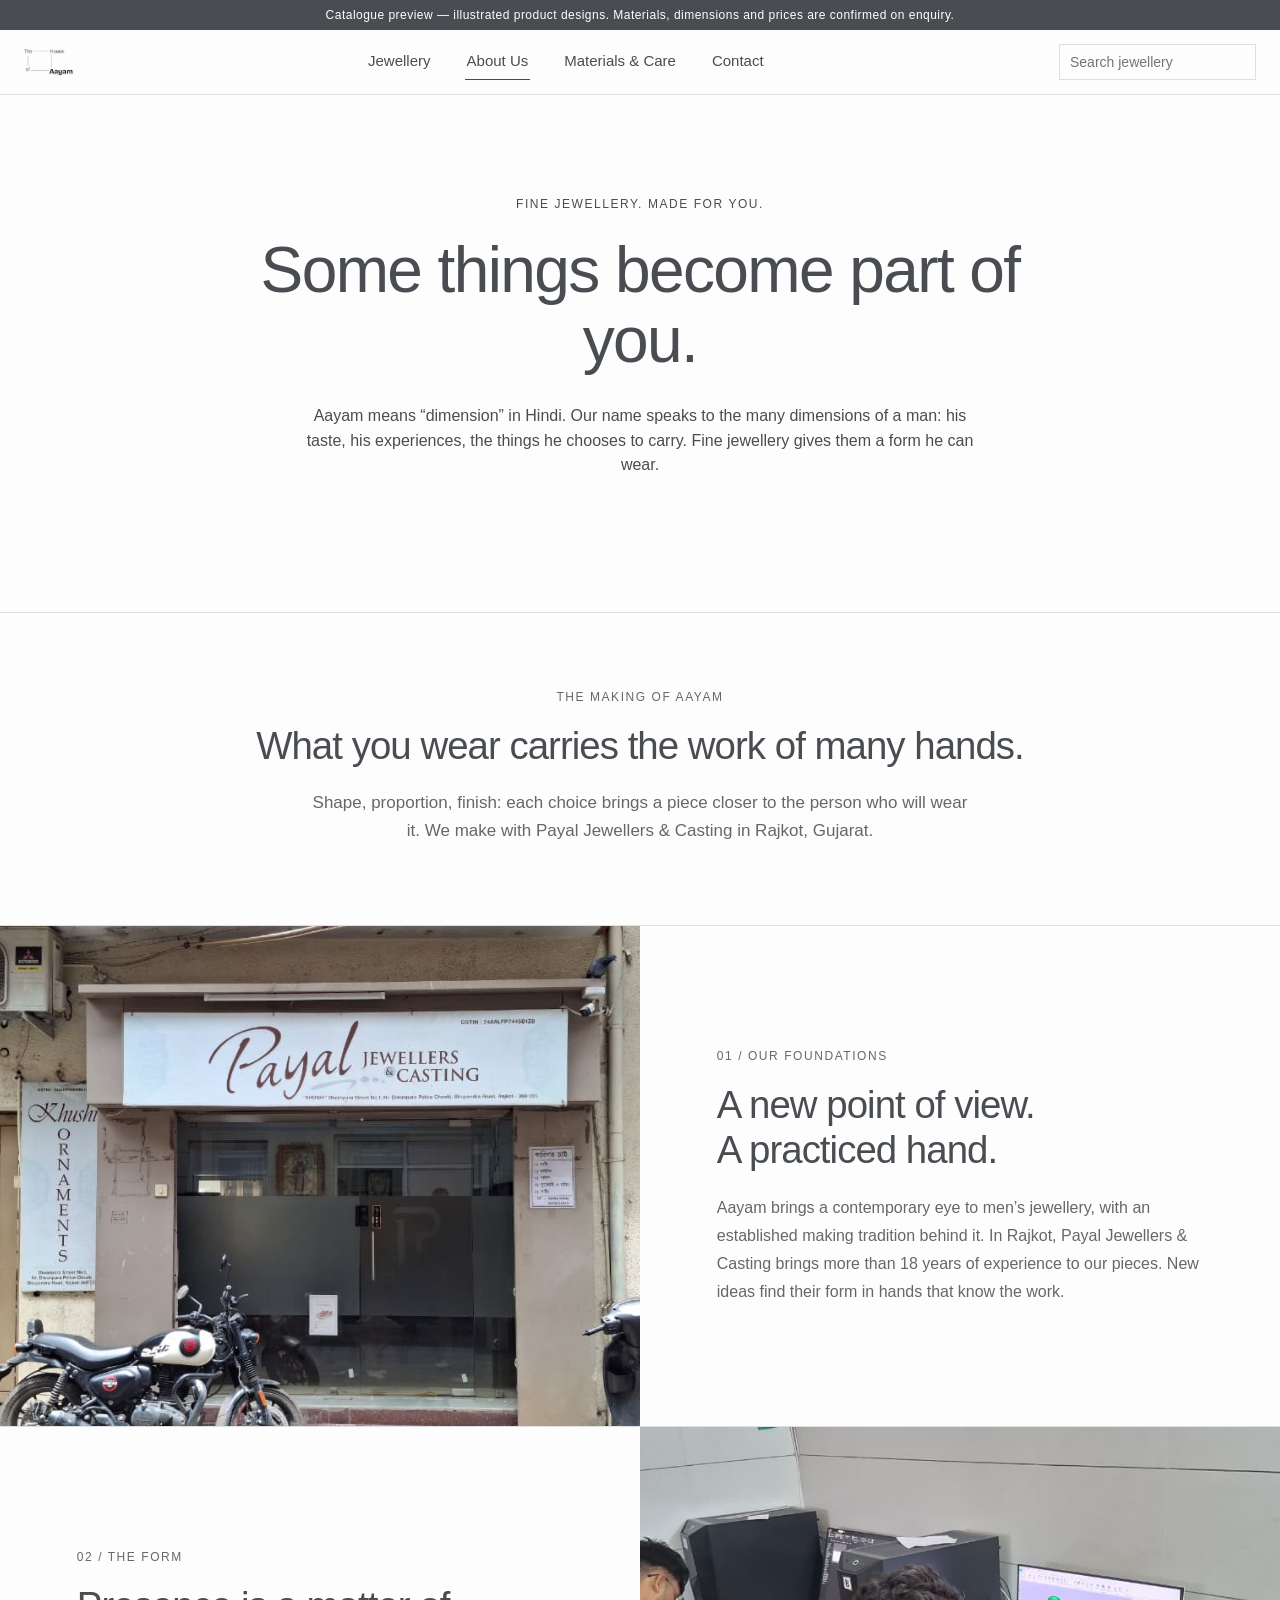
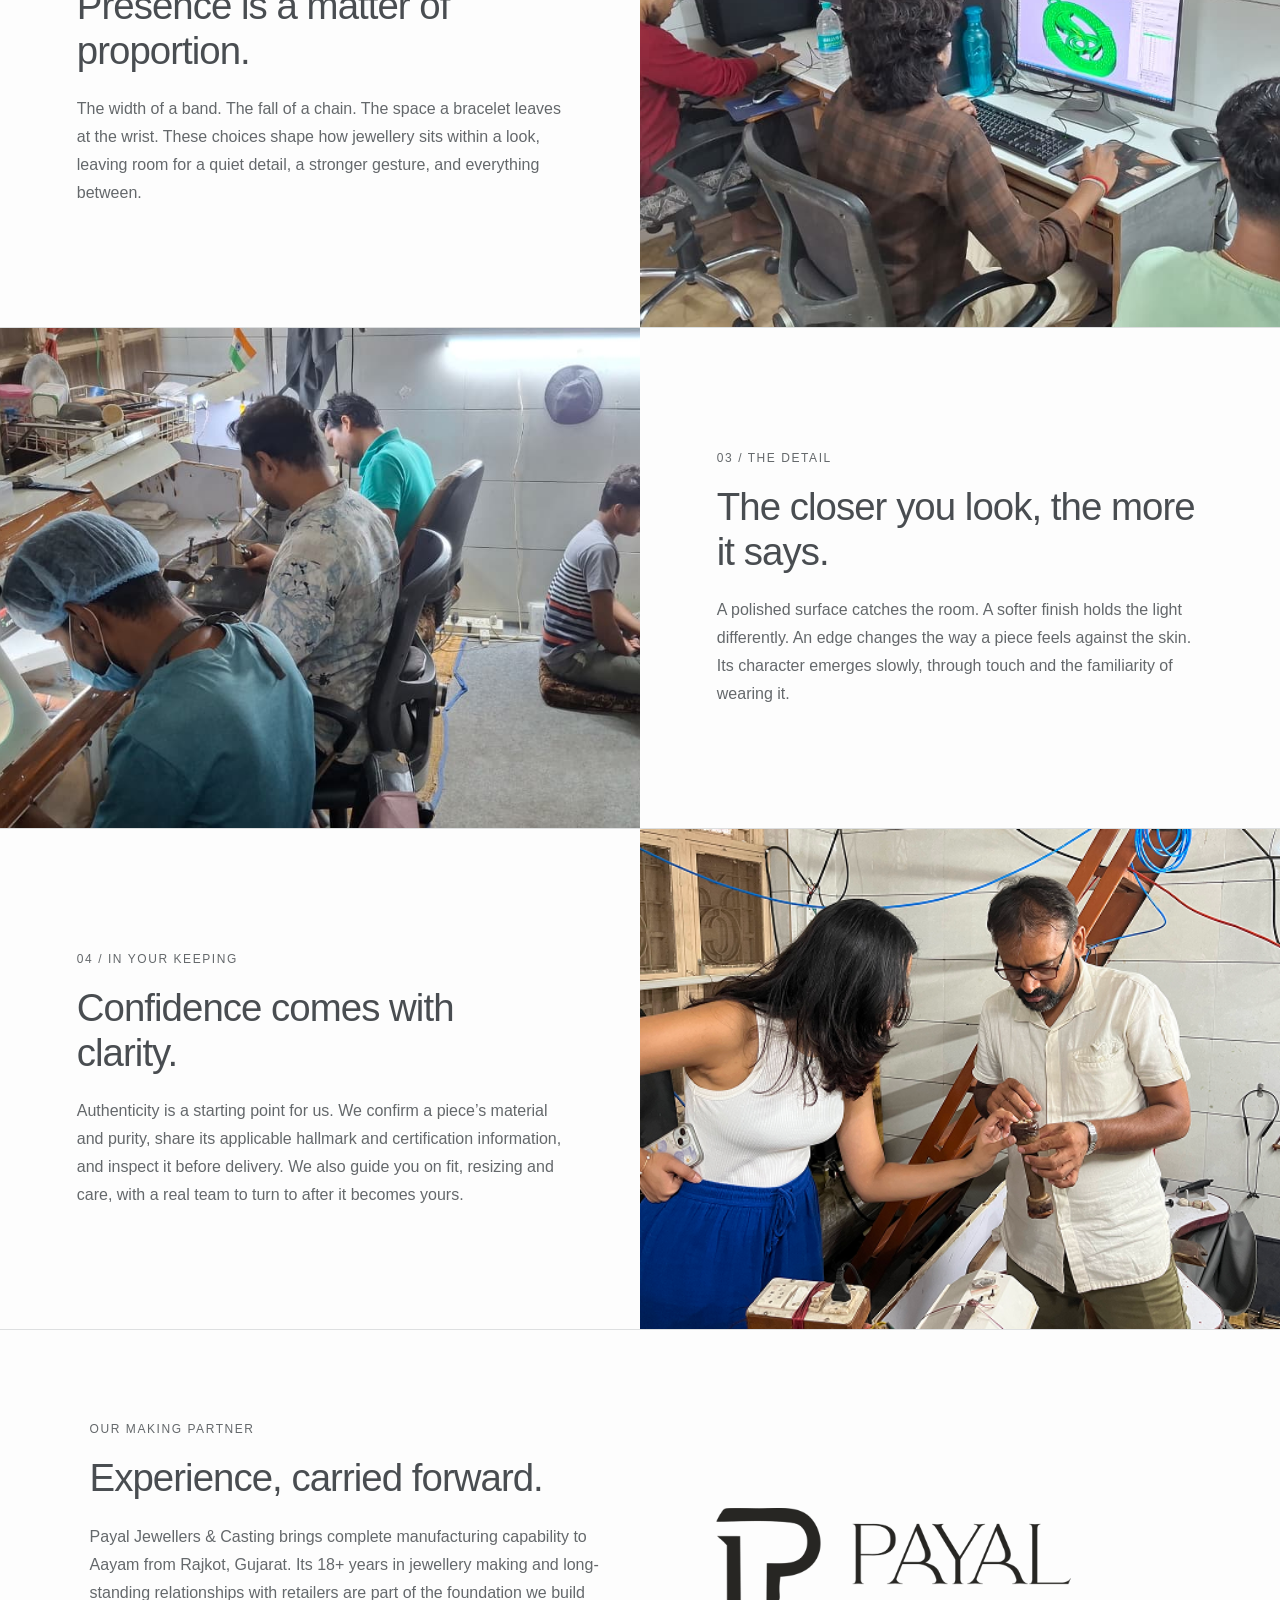
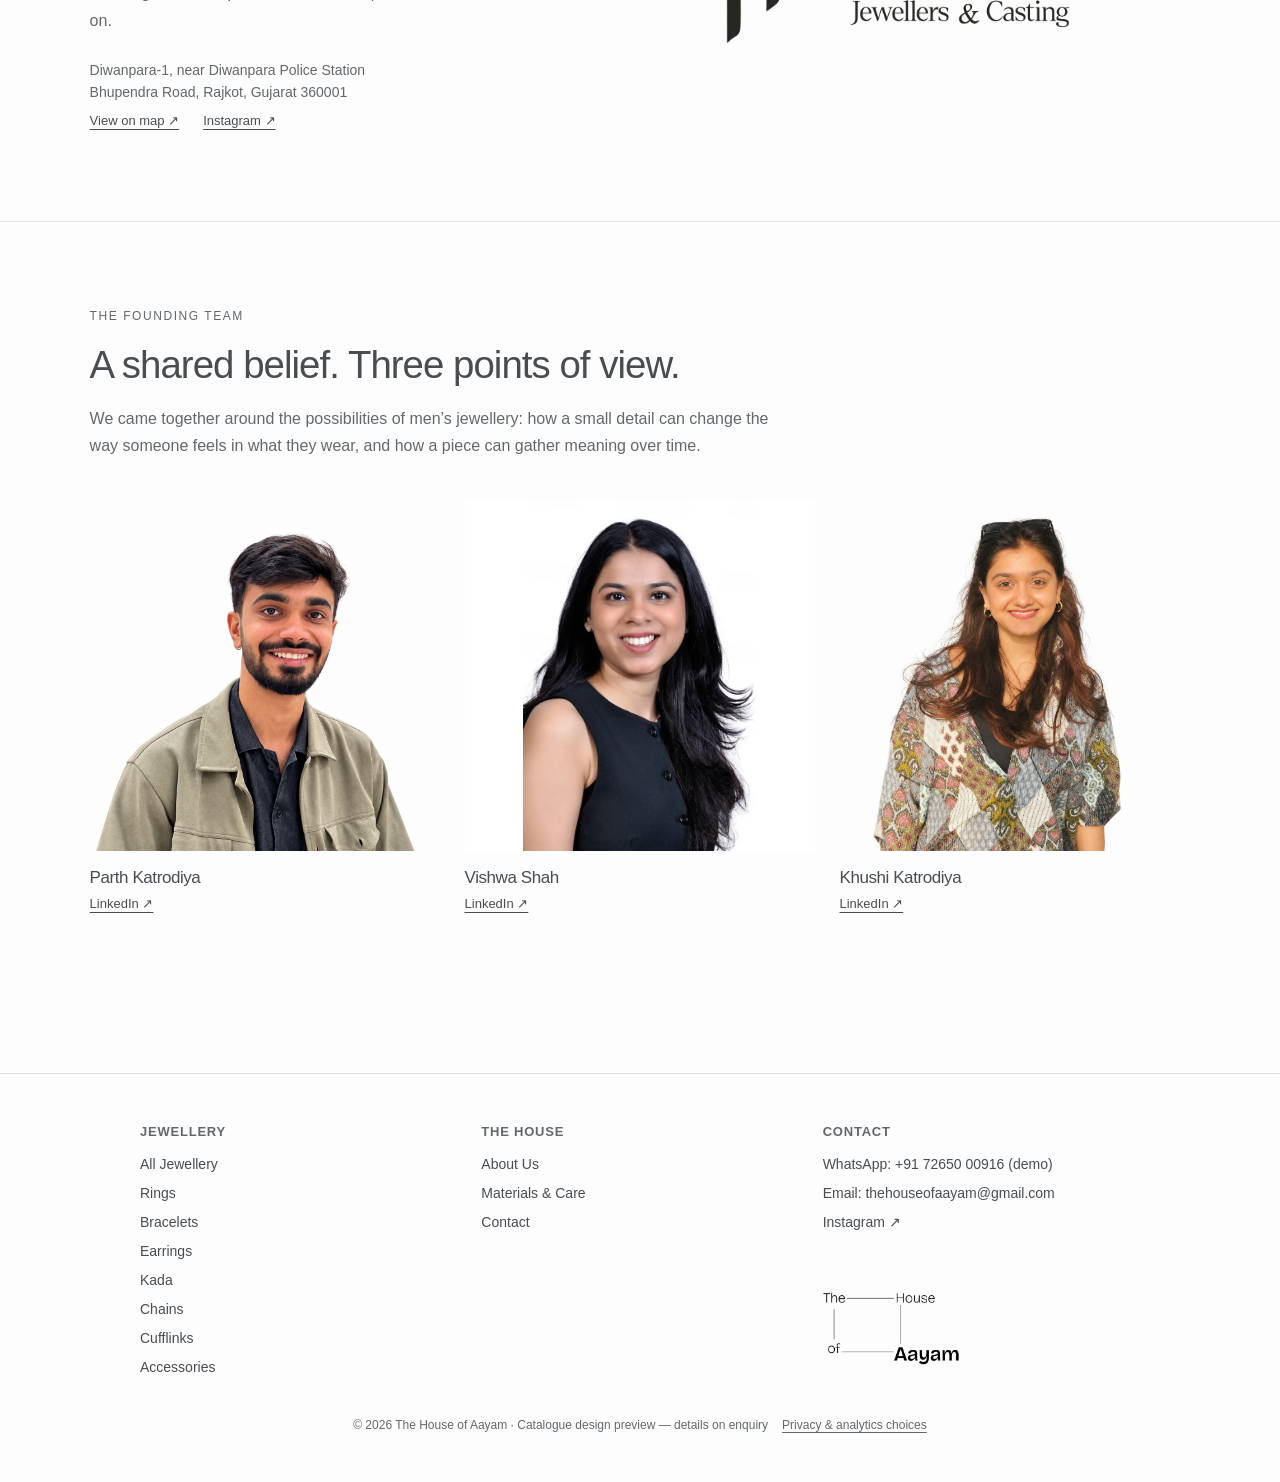
<file: preview/our-story.html>
<!DOCTYPE html>
<html lang="en">
<head>
<meta charset="utf-8">
<meta name="viewport" content="width=device-width, initial-scale=1">
<title>About Us — The House of Aayam (Draft Preview)</title>
<meta name="robots" content="noindex">
<link rel="stylesheet" href="about.css?v=20261117-about-3">
<link rel="stylesheet" href="styles.css?v=20261117-home-footer-2">
</head>
<body>
<div class="preview-notice">Catalogue preview — illustrated product designs. Materials, dimensions and prices are confirmed on enquiry.</div>
<header class="site-header">
  <div class="nav-row">
    <a class="nav-logo" href="index.html"><img src="../assets/logo.png" alt="The House of Aayam"></a>
    <nav class="nav-center">
      <a href="all-jewellery.html">Jewellery</a>
      <a href="our-story.html" class="active">About Us</a>
      <a href="materials-care.html">Materials &amp; Care</a>
      <a href="contact.html">Contact</a>
    </nav>
    <div class="nav-right">
      <form class="search-form" data-search><input type="search" placeholder="Search jewellery" aria-label="Search jewellery"></form>
      <button class="icon-btn menu-btn" data-menu-open aria-label="Open menu">Menu</button>
    </div>
  </div>
</header>

<div class="drawer-backdrop"></div>
<aside class="drawer">
  <button class="icon-btn drawer-close" data-menu-close aria-label="Close menu">Close</button>
  <nav>
    <a class="primary-link" href="all-jewellery.html">All Jewellery</a>
    <a class="primary-link" href="all-jewellery.html?category=Rings">Rings</a>
    <a class="primary-link" href="all-jewellery.html?category=Bracelets">Bracelets</a>
    <a class="primary-link" href="all-jewellery.html?category=Earrings">Earrings</a>
    <a class="primary-link" href="all-jewellery.html?category=Kada">Kada</a>
    <a class="primary-link" href="all-jewellery.html?category=Chains">Chains</a>
    <a class="primary-link" href="all-jewellery.html?category=Cufflinks">Cufflinks</a>
    <a class="primary-link" href="all-jewellery.html?category=Accessories">Accessories</a>
    <a class="secondary-link" href="our-story.html">About Us</a>
    <a class="secondary-link" href="materials-care.html">Materials &amp; Care</a>
    <a class="secondary-link" href="contact.html">Contact</a>
  </nav>
  <form data-search><input type="search" placeholder="Search jewellery" aria-label="Search jewellery"></form>
</aside>

<main class="about-page">
  <section class="about-hero">
    <p class="about-line">Fine Jewellery. Made for you.</p>
    <h1>Some things become part of you.</h1>
    <p class="about-lead">Aayam means “dimension” in Hindi. Our name speaks to the many dimensions of a man: his taste, his experiences, the things he chooses to carry. Fine jewellery gives them a form he can wear.</p>
  </section>
  <section class="about-intro">
    <p class="about-kicker">The making of Aayam</p>
    <h2>What you wear carries the work of many hands.</h2>
    <p>Shape, proportion, finish: each choice brings a piece closer to the person who will wear it. We make with Payal Jewellers &amp; Casting in Rajkot, Gujarat.</p>
  </section>
  <section class="about-chapter">
    <figure class="about-photo"><img src="images/about-real/workshop-entrance.jpeg" alt="Entrance to Payal Jewellers &amp; Casting in Rajkot" loading="lazy"></figure>
    <div class="about-copy"><p class="about-kicker">01 / Our foundations</p><h2>A new point of view.<br>A practiced hand.</h2><p>Aayam brings a contemporary eye to men’s jewellery, with an established making tradition behind it. In Rajkot, Payal Jewellers &amp; Casting brings more than 18 years of experience to our pieces. New ideas find their form in hands that know the work.</p></div>
  </section>
  <section class="about-chapter about-chapter-reverse">
    <figure class="about-photo"><img src="images/about-real/design-workstation.jpeg" alt="Payal team working at jewellery design workstations" loading="lazy"></figure>
    <div class="about-copy"><p class="about-kicker">02 / The form</p><h2>Presence is a matter of proportion.</h2><p>The width of a band. The fall of a chain. The space a bracelet leaves at the wrist. These choices shape how jewellery sits within a look, leaving room for a quiet detail, a stronger gesture, and everything between.</p></div>
  </section>
  <section class="about-chapter">
    <figure class="about-photo"><img src="images/about-real/workshop-bench.jpeg" alt="Jewellers working at benches in Payal's workshop" loading="lazy"></figure>
    <div class="about-copy"><p class="about-kicker">03 / The detail</p><h2>The closer you look, the more it says.</h2><p>A polished surface catches the room. A softer finish holds the light differently. An edge changes the way a piece feels against the skin. Its character emerges slowly, through touch and the familiarity of wearing it.</p></div>
  </section>
  <section class="about-chapter about-chapter-reverse">
    <figure class="about-photo"><img src="images/about-real/piece-review.png" alt="A piece being discussed at Payal's workshop" loading="lazy"></figure>
    <div class="about-copy"><p class="about-kicker">04 / In your keeping</p><h2>Confidence comes with clarity.</h2><p>Authenticity is a starting point for us. We confirm a piece’s material and purity, share its applicable hallmark and certification information, and inspect it before delivery. We also guide you on fit, resizing and care, with a real team to turn to after it becomes yours.</p></div>
  </section>
  <section class="about-partner">
    <div class="about-partner-copy"><p class="about-kicker">Our making partner</p><h2>Experience, carried forward.</h2><p>Payal Jewellers &amp; Casting brings complete manufacturing capability to Aayam from Rajkot, Gujarat. Its 18+ years in jewellery making and long-standing relationships with retailers are part of the foundation we build on.</p><address>Diwanpara-1, near Diwanpara Police Station<br>Bhupendra Road, Rajkot, Gujarat 360001</address><div class="about-partner-links"><a href="https://maps.app.goo.gl/TctmSy7hjZeuwT958" target="_blank" rel="noopener noreferrer">View on map ↗</a><a href="https://www.instagram.com/payaljewellers.rajkot/" target="_blank" rel="noopener noreferrer">Instagram ↗</a></div></div>
    <img src="images/team/payal-logo.png" alt="Payal Jewellers &amp; Casting" loading="lazy">
  </section>
  <section class="about-team"><p class="about-kicker">The founding team</p><h2>A shared belief. Three points of view.</h2><p class="about-team-lead">We came together around the possibilities of men’s jewellery: how a small detail can change the way someone feels in what they wear, and how a piece can gather meaning over time.</p><div class="about-team-grid">
    <article><div class="about-team-frame"><img src="images/team/parth.png" alt="Parth Katrodiya" loading="lazy"></div><h3>Parth Katrodiya</h3><a href="https://www.linkedin.com/in/parth-katrodiya/" target="_blank" rel="noopener noreferrer">LinkedIn ↗</a></article>
    <article><div class="about-team-frame about-team-frame-contain"><img src="images/team/vishwa.jpg" alt="Vishwa Shah" loading="lazy"></div><h3>Vishwa Shah</h3><a href="https://www.linkedin.com/in/vishwadshah/" target="_blank" rel="noopener noreferrer">LinkedIn ↗</a></article>
    <article><div class="about-team-frame"><img src="images/team/khushi.png" alt="Khushi Katrodiya" loading="lazy"></div><h3>Khushi Katrodiya</h3><a href="https://www.linkedin.com/in/khushi-katrodiya-b83b5a266/" target="_blank" rel="noopener noreferrer">LinkedIn ↗</a></article>
  </div></section>
</main>

<footer class="site-footer">
  <div class="footer-grid">
    <div class="footer-col">
      <h3>Jewellery</h3>
      <a href="all-jewellery.html">All Jewellery</a>
      <a href="all-jewellery.html?category=Rings">Rings</a>
      <a href="all-jewellery.html?category=Bracelets">Bracelets</a>
      <a href="all-jewellery.html?category=Earrings">Earrings</a>
      <a href="all-jewellery.html?category=Kada">Kada</a>
      <a href="all-jewellery.html?category=Chains">Chains</a>
      <a href="all-jewellery.html?category=Cufflinks">Cufflinks</a>
      <a href="all-jewellery.html?category=Accessories">Accessories</a>
    </div>
    <div class="footer-col">
      <h3>The House</h3>
      <a href="our-story.html">About Us</a>
      <a href="materials-care.html">Materials &amp; Care</a>
      <a href="contact.html">Contact</a>
    </div>
    <div class="footer-col">
      <h3>Contact</h3>
      <p>WhatsApp: +91 72650 00916 (demo)</p>
      <p>Email: thehouseofaayam@gmail.com</p>
      <a href="https://www.instagram.com/thehouseofaayam/" target="_blank" rel="noopener noreferrer">Instagram ↗</a>
      <a class="footer-logo" href="index.html" aria-label="The House of Aayam home"><img src="../assets/logo.png" alt="The House of Aayam"></a>
    </div>
  </div>
  <div class="footer-meta">
    <p class="footer-bottom">&copy; 2026 The House of Aayam · Catalogue design preview — details on enquiry</p>
    <a class="privacy-footer" href="https://thehouseofaayam.com/privacy.html">Privacy &amp; analytics choices</a>
  </div>
</footer>
<script src="catalog.js?v=20261024-full-catalogue-1"></script>
</body>
</html>
</file>
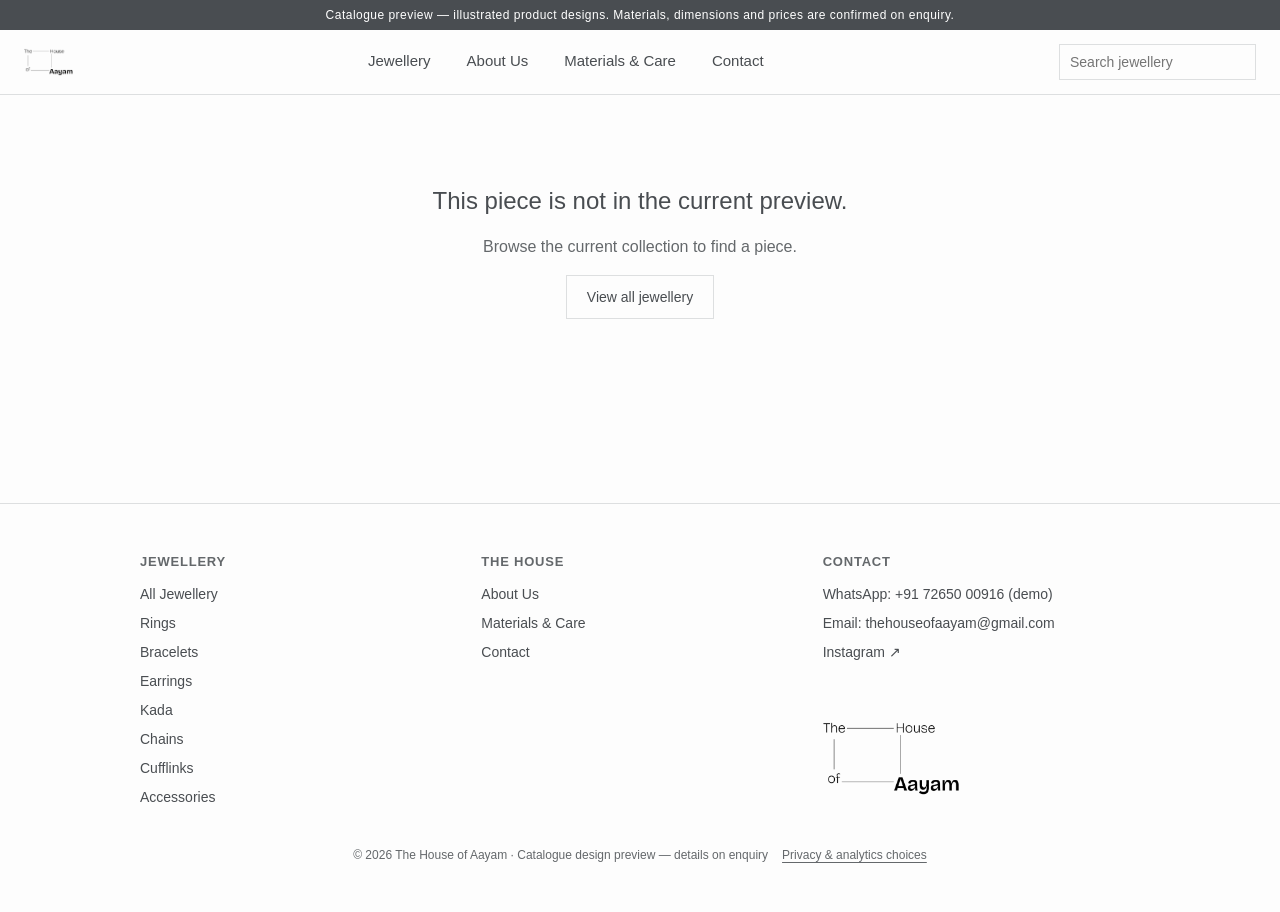
<file: preview/product.html>
<!DOCTYPE html>
<html lang="en">
<head>
<meta charset="utf-8">
<meta name="viewport" content="width=device-width, initial-scale=1">
<title id="page-title">Product — The House of Aayam (Draft Preview)</title>
<meta name="robots" content="noindex">
<meta name="description" content="Explore jewellery at The House of Aayam and enquire about a piece.">
<link rel="stylesheet" href="styles.css?v=20261117-home-footer-2">
</head>
<body>
<div class="preview-notice">Catalogue preview — illustrated product designs. Materials, dimensions and prices are confirmed on enquiry.</div>
<header class="site-header">
  <div class="nav-row">
    <a class="nav-logo" href="index.html"><img src="../assets/logo.png" alt="The House of Aayam"></a>
    <nav class="nav-center">
      <a href="all-jewellery.html">Jewellery</a>
      <a href="our-story.html">About Us</a>
      <a href="materials-care.html">Materials &amp; Care</a>
      <a href="contact.html">Contact</a>
    </nav>
    <div class="nav-right">
      <form class="search-form" data-search><input type="search" placeholder="Search jewellery" aria-label="Search jewellery"></form>
      <button class="icon-btn menu-btn" data-menu-open aria-label="Open menu">Menu</button>
    </div>
  </div>
</header>

<div class="drawer-backdrop"></div>
<aside class="drawer">
  <button class="icon-btn drawer-close" data-menu-close aria-label="Close menu">Close</button>
  <nav>
    <a class="primary-link" href="all-jewellery.html">All Jewellery</a>
    <a class="primary-link" href="all-jewellery.html?category=Rings">Rings</a>
    <a class="primary-link" href="all-jewellery.html?category=Bracelets">Bracelets</a>
    <a class="primary-link" href="all-jewellery.html?category=Earrings">Earrings</a>
    <a class="primary-link" href="all-jewellery.html?category=Kada">Kada</a>
    <a class="primary-link" href="all-jewellery.html?category=Chains">Chains</a>
    <a class="primary-link" href="all-jewellery.html?category=Cufflinks">Cufflinks</a>
    <a class="primary-link" href="all-jewellery.html?category=Accessories">Accessories</a>
    <a class="secondary-link" href="our-story.html">About Us</a>
    <a class="secondary-link" href="materials-care.html">Materials &amp; Care</a>
    <a class="secondary-link" href="contact.html">Contact</a>
  </nav>
  <form data-search><input type="search" placeholder="Search jewellery" aria-label="Search jewellery"></form>
</aside>

<main id="app">
  <p style="padding:24px;color:var(--text-secondary)">Loading…</p>
</main>

<footer class="site-footer">
  <div class="footer-grid">
    <div class="footer-col">
      <h3>Jewellery</h3>
      <a href="all-jewellery.html">All Jewellery</a>
      <a href="all-jewellery.html?category=Rings">Rings</a>
      <a href="all-jewellery.html?category=Bracelets">Bracelets</a>
      <a href="all-jewellery.html?category=Earrings">Earrings</a>
      <a href="all-jewellery.html?category=Kada">Kada</a>
      <a href="all-jewellery.html?category=Chains">Chains</a>
      <a href="all-jewellery.html?category=Cufflinks">Cufflinks</a>
      <a href="all-jewellery.html?category=Accessories">Accessories</a>
    </div>
    <div class="footer-col">
      <h3>The House</h3>
      <a href="our-story.html">About Us</a>
      <a href="materials-care.html">Materials &amp; Care</a>
      <a href="contact.html">Contact</a>
    </div>
    <div class="footer-col">
      <h3>Contact</h3>
      <p>WhatsApp: +91 72650 00916 (demo)</p>
      <p>Email: thehouseofaayam@gmail.com</p>
      <a href="https://www.instagram.com/thehouseofaayam/" target="_blank" rel="noopener noreferrer">Instagram ↗</a>
      <a class="footer-logo" href="index.html" aria-label="The House of Aayam home"><img src="../assets/logo.png" alt="The House of Aayam"></a>
    </div>
  </div>
  <div class="footer-meta">
    <p class="footer-bottom">&copy; 2026 The House of Aayam · Catalogue design preview — details on enquiry</p>
    <a class="privacy-footer" href="https://thehouseofaayam.com/privacy.html">Privacy &amp; analytics choices</a>
  </div>
</footer>

<script src="catalog.js?v=20261024-full-catalogue-1"></script>
<script src="product-gallery.js?v=20261024-full-catalogue-1"></script>
<script>
loadCatalog().then(data => {
  const id = new URLSearchParams(window.location.search).get('id');
  const product = id ? data.products.find(item => item.id === id) : null;
  if (!product || !isEnquiryProduct(product)) {
    document.getElementById('page-title').textContent = 'Piece unavailable in this preview — The House of Aayam';
    document.getElementById('app').innerHTML = '<div class="product-missing"><h1>This piece is not in the current preview.</h1><p>Browse the current collection to find a piece.</p><a class="btn-secondary" href="all-jewellery.html">View all jewellery</a></div>';
    return;
  }
  renderEnquiryProduct(product);
}).catch(err => {
  document.getElementById('app').innerHTML = '<p style="padding:24px;color:#c00">' + escapeHtml(err.message) + '</p>';
});
</script>
</body>
</html>
</file>
<file: styles.css>
:root {
  --ivory: #faf7f2;
  --ink: #1b1a18;
  --muted: #6f6a62;
  --gold: #b08d57;
  --serif: "Cormorant Garamond", "Times New Roman", serif;
  --sans: "Jost", "Helvetica Neue", Arial, sans-serif;
}

* { box-sizing: border-box; margin: 0; padding: 0; }

html, body { height: 100%; }

body {
  background: var(--ivory);
  color: var(--ink);
  font-family: var(--sans);
  font-weight: 300;
  -webkit-font-smoothing: antialiased;
}

.page {
  min-height: 100vh;
  min-height: 100dvh;
  display: grid;
  grid-template-columns: 1.05fr 0.95fr;
}

.content {
  display: flex;
  flex-direction: column;
  justify-content: center;
  align-items: flex-start;
  padding: clamp(32px, 6vw, 96px);
  gap: 0;
}

.logo {
  width: clamp(150px, 16vw, 210px);
  height: auto;
  margin-bottom: clamp(40px, 7vh, 80px);
}

.eyebrow {
  font-size: 0.72rem;
  letter-spacing: 0.32em;
  text-transform: uppercase;
  color: var(--gold);
  margin-bottom: 1.6rem;
}

h1 {
  font-family: var(--serif);
  font-weight: 300;
  font-size: clamp(2.4rem, 4.6vw, 4.2rem);
  line-height: 1.08;
  letter-spacing: -0.01em;
  max-width: 14em;
}
h1 em { font-style: italic; color: var(--gold); }

.sub {
  margin-top: 1.4rem;
  font-size: 1rem;
  letter-spacing: 0.04em;
  color: var(--muted);
}

.rule {
  width: 56px;
  height: 1px;
  background: var(--gold);
  margin: clamp(32px, 5vh, 52px) 0;
}

.countdown {
  display: flex;
  align-items: flex-start;
  gap: clamp(10px, 2vw, 26px);
}

.unit { display: flex; flex-direction: column; align-items: center; min-width: 3.2ch; }

.num {
  font-family: var(--serif);
  font-weight: 300;
  font-size: clamp(2.6rem, 5.2vw, 4.6rem);
  line-height: 1;
  font-variant-numeric: lining-nums tabular-nums;
  color: var(--ink);
}

.label {
  margin-top: 0.9rem;
  font-size: 0.62rem;
  letter-spacing: 0.3em;
  text-transform: uppercase;
  color: var(--muted);
}

.sep {
  font-family: var(--serif);
  font-size: clamp(2rem, 4vw, 3.4rem);
  line-height: 1;
  color: var(--gold);
  opacity: 0.8;
}

.foot {
  margin-top: clamp(40px, 8vh, 88px);
  font-size: 0.68rem;
  letter-spacing: 0.24em;
  text-transform: uppercase;
  color: var(--muted);
}

.visual {
  display: flex;
  align-items: center;
  justify-content: center;
  padding: clamp(32px, 5vw, 80px) clamp(32px, 5vw, 80px) clamp(32px, 5vw, 80px) 0;
}

.frame {
  position: relative;
  width: 100%;
  max-width: 560px;
  aspect-ratio: 4 / 5.4;
}
.frame::before {
  content: "";
  position: absolute;
  inset: 0;
  transform: translate(18px, 18px);
  border: 1px solid var(--gold);
  z-index: 0;
}
.frame img {
  position: relative;
  z-index: 1;
  width: 100%;
  height: 100%;
  object-fit: cover;
  display: block;
}

.content > * { animation: rise 1s ease both; }
.content > *:nth-child(2) { animation-delay: .1s; }
.content > *:nth-child(3) { animation-delay: .2s; }
.content > *:nth-child(4) { animation-delay: .3s; }
.content > *:nth-child(5) { animation-delay: .4s; }
.content > *:nth-child(6) { animation-delay: .5s; }
.content > *:nth-child(7) { animation-delay: .6s; }
.visual { animation: fade 1.4s ease .2s both; }

@keyframes rise { from { opacity: 0; transform: translateY(12px); } to { opacity: 1; transform: none; } }
@keyframes fade { from { opacity: 0; } to { opacity: 1; } }

@media (max-width: 860px) {
  .page { grid-template-columns: 1fr; }
  .content { align-items: center; text-align: center; padding: 40px 24px 24px; }
  .visual { padding: 8px 40px 56px 24px; }
  .frame { max-width: 380px; aspect-ratio: 4 / 4.6; }
  .frame::before { transform: translate(12px, 12px); }
  .foot { margin-top: 40px; }
}

@media (prefers-reduced-motion: reduce) {
  .content > *, .visual { animation: none; }
}
</file>
<file: preview/styles.css>
:root {
  --bg: #FDFDFD;
  --tile: #F2F2F2;
  --text: #494D51;
  --text-secondary: #64686B;
  --rule: #DDDFE0;
  --action-bg: #494D51;
  --action-text: #FFFFFF;
  --sans: "Helvetica Neue", Helvetica, Arial, sans-serif;
}

* { box-sizing: border-box; }
html, body { margin: 0; padding: 0; overflow-x: clip; }

body {
  background: var(--bg);
  color: var(--text);
  font-family: var(--sans);
  font-weight: 400;
  font-size: 16px;
  line-height: 1.5;
  -webkit-font-smoothing: antialiased;
}

a { color: inherit; text-decoration: none; }
button { font-family: inherit; }
img { display: block; max-width: 100%; }

.container { max-width: 1400px; margin: 0 auto; padding: 0 12px; }
@media (min-width: 1024px) { .container { padding: 0 24px; } }

/* Preview notice */
.preview-notice {
  background: var(--text);
  color: #fff;
  text-align: center;
  font-size: 12px;
  letter-spacing: 0.04em;
  padding: 6px 12px;
}

/* Header */
header.site-header {
  position: sticky;
  top: 0;
  z-index: 50;
  background: var(--bg);
  border-bottom: 1px solid var(--rule);
}
.nav-row {
  display: flex;
  align-items: center;
  justify-content: space-between;
  height: 64px;
  padding: 0 12px;
  gap: 12px;
}
@media (min-width: 1024px) { .nav-row { padding: 0 24px; } }

.nav-logo { font-size: 18px; font-weight: 700; letter-spacing: 0.02em; white-space: nowrap; }
.nav-logo img { height: 28px; width: auto; display: block; }

.nav-center { display: none; }
@media (min-width: 1024px) {
  .nav-center { display: flex; gap: 32px; }
  .nav-center a { font-size: 15px; padding: 6px 2px; border-bottom: 1px solid transparent; }
  .nav-center a.active, .nav-center a:hover { border-bottom-color: var(--text); }
}

.nav-right { display: flex; align-items: center; gap: 8px; }
.icon-btn {
  min-width: 44px; min-height: 44px;
  display: inline-flex; align-items: center; justify-content: center;
  border: none; background: transparent; cursor: pointer;
  font-size: 15px;
}
.menu-btn { display: inline-flex; }
@media (min-width: 1024px) { .menu-btn { display: none; } }

.search-form { display: none; align-items: center; }
@media (min-width: 1024px) { .search-form { display: flex; } }
.search-form input {
  border: 1px solid var(--rule);
  height: 36px;
  padding: 0 10px;
  font-size: 14px;
  min-width: 180px;
  background: var(--bg);
  color: var(--text);
}

/* Mobile drawer */
.drawer-backdrop {
  position: fixed; inset: 0; background: rgba(0,0,0,0.3);
  opacity: 0; pointer-events: none; transition: opacity 180ms ease;
  z-index: 60;
}
.drawer {
  position: fixed; top: 0; right: 0; bottom: 0;
  width: min(320px, 86vw);
  background: #fff;
  transform: translateX(100%);
  transition: transform 200ms ease;
  z-index: 61;
  display: flex; flex-direction: column;
  padding: 16px;
}
body.drawer-open .drawer-backdrop { opacity: 1; pointer-events: auto; }
body.drawer-open .drawer { transform: translateX(0); }
.drawer-close { align-self: flex-end; }
.drawer nav { display: flex; flex-direction: column; margin-top: 24px; }
.drawer .primary-link { font-size: 24px; padding: 12px 0; border-bottom: 1px solid var(--rule); }
.drawer .secondary-link { font-size: 16px; padding: 10px 0; color: var(--text-secondary); }
.drawer form { margin-top: 24px; }
.drawer form input { width: 100%; height: 44px; border: 1px solid var(--rule); padding: 0 12px; font-size: 15px; }

/* Campaign pair */
.campaign-pair {
  display: grid; grid-template-columns: 1fr 1fr; gap: 8px;
  padding: 8px;
}
@media (min-width: 768px) {
  .campaign-pair { gap: 24px; padding: 24px; }
}
.campaign-panel a { display: block; }
.campaign-panel .frame { aspect-ratio: 2/3; overflow: hidden; background: var(--tile); }
@media (min-width: 768px) { .campaign-panel .frame { aspect-ratio: 1.1/1; } }
.campaign-panel .frame { position: relative; }
.campaign-panel .campaign-image { width: 100%; height: 100%; object-fit: cover; position: absolute; inset: 0; opacity: 0; transition: opacity 650ms ease-in-out; }
.campaign-panel .campaign-image.is-visible { opacity: 1; }
@media (prefers-reduced-motion: reduce) { .campaign-panel .campaign-image { transition: none; } }
.campaign-panel figcaption {
  text-align: center; margin-top: 8px; font-size: 16px; line-height: 1.2;
}
@media (min-width: 480px) { .campaign-panel figcaption { font-size: 18px; } }
@media (min-width: 768px) { .campaign-panel figcaption { margin-top: 12px; font-size: 28px; } }

/* Section headings */
.section { padding: 32px 12px; }
@media (min-width: 1024px) { .section { padding: 48px 24px; } }
.section-head {
  display: flex; align-items: baseline; justify-content: space-between;
  margin-bottom: 16px;
}
.section-head h2 { font-size: 18px; font-weight: 400; margin: 0; }
.section-head a { font-size: 14px; text-decoration: underline; }

/* Product grid */
.grid {
  display: grid;
  grid-template-columns: repeat(2, 1fr);
  gap: 1px;
  background: #fff;
}
@media (min-width: 768px) { .grid { grid-template-columns: repeat(3, 1fr); } }
@media (min-width: 1024px) { .grid { grid-template-columns: repeat(4, 1fr); } }

.card { background: var(--tile); display: flex; flex-direction: column; }
.card .imgwrap { order: 1; aspect-ratio: 1/1; overflow: hidden; position: relative; }
.card .imgwrap img { width: 100%; height: 100%; object-fit: contain; transition: opacity 180ms ease; }
.card .imgwrap .card-worn { position: absolute; inset: 0; opacity: 0; pointer-events: none; transition: opacity 360ms ease-in-out; }
@media (hover: hover) and (pointer: fine) {
  .card .imgwrap:hover .card-worn.is-ready,
  .card:focus-visible .card-worn.is-ready { opacity: 1; }
}
.card .info { order: 2; padding: 12px; text-align: left; }
@media (min-width: 768px) {
  .card .info { text-align: center; }
}
.card .name { font-size: 14px; margin: 0 0 4px; }
@media (min-width: 768px) { .card .name { font-size: 16px; } }
.card .material { font-size: 13px; color: var(--text-secondary); margin: 0 0 4px; }
.card .price { font-size: 13px; margin: 0; }
@media (min-width: 768px) { .card .material, .card .price { font-size: 14px; } }

.empty-state { padding: 48px 12px; text-align: center; grid-column: 1 / -1; }
.empty-state h3 { font-weight: 400; }
.empty-state p { color: var(--text-secondary); }

/* Category tiles */
.category-row {
  display: grid; grid-template-columns: repeat(2, 1fr); gap: 12px; padding: 12px;
}
@media (min-width: 768px) { .category-row { grid-template-columns: repeat(3, 1fr); gap: 1px; padding: 0; } }
@media (min-width: 1024px) { .category-row { grid-template-columns: repeat(4, 1fr); } }
.category-tile .frame { aspect-ratio: 1/1; background: var(--tile); overflow: hidden; }
.category-tile img { width: 100%; height: 100%; object-fit: contain; }
.category-tile figcaption { text-align: center; margin-top: 8px; font-size: 15px; }

/* Brand statement */
.brand-statement { max-width: 640px; margin: 0 auto; text-align: center; padding: 32px 12px; }
.brand-statement h2 { font-size: 20px; font-weight: 400; }
.brand-statement p { color: var(--text-secondary); }

/* Buttons */
.btn-primary {
  display: inline-flex; align-items: center; justify-content: center;
  background: var(--action-bg); color: var(--action-text);
  border: none; height: 48px; padding: 0 24px; width: 100%;
  font-size: 15px; letter-spacing: 0.02em; cursor: pointer;
}
.btn-primary[disabled] { opacity: 0.4; cursor: not-allowed; }
.btn-secondary {
  display: inline-flex; align-items: center; justify-content: center;
  background: transparent; color: var(--text); border: 1px solid var(--rule);
  height: 44px; padding: 0 20px; font-size: 14px; cursor: pointer;
}

/* Refine / Sort bar */
.toolbar {
  display: flex; align-items: center; justify-content: space-between;
  padding: 16px 12px; border-bottom: 1px solid var(--rule); gap: 12px; flex-wrap: wrap;
}
@media (min-width: 1024px) { .toolbar { padding: 16px 24px; } }
.toolbar .crumbs { font-size: 14px; color: var(--text-secondary); }
.toolbar .controls { display: grid; grid-template-columns: repeat(2, minmax(0, 1fr)); gap: 8px; width: 100%; }
.toolbar select {
  border: 1px solid var(--rule); background: var(--bg); color: var(--text);
  height: 36px; padding: 0 8px; font-size: 14px; min-width: 0; width: 100%;
}
@media (min-width: 768px) {
  .toolbar .controls { display: flex; gap: 16px; width: auto; margin-left: auto; }
  .toolbar select { width: auto; }
}
.active-filters { display: flex; flex-wrap: wrap; gap: 8px; padding: 0 12px 16px; }
@media (min-width: 1024px) { .active-filters { padding: 0 24px 16px; } }
.chip {
  border: 1px solid var(--rule); font-size: 13px; padding: 4px 10px;
  display: inline-flex; align-items: center; gap: 6px; background: #fff;
}
.chip button { border: none; background: none; cursor: pointer; font-size: 13px; color: var(--text-secondary); }
.clear-all { font-size: 13px; text-decoration: underline; align-self: center; }

/* Product detail */
.product-detail { display: grid; grid-template-columns: 1fr; }
@media (min-width: 1024px) { .product-detail { grid-template-columns: 1fr 1fr; } }
.gallery .main { aspect-ratio: 1/1; background: var(--tile); overflow: hidden; }
.gallery .main img { width: 100%; height: 100%; object-fit: contain; }
.gallery .thumbs { display: flex; flex-wrap: wrap; gap: 8px; padding: 12px; }
.gallery .thumbs button { border: 1px solid var(--rule); width: 88px; padding: 0; background: var(--tile); cursor: pointer; color: var(--text); }
.gallery .thumbs button[aria-pressed="true"] { border-color: var(--text); }
.gallery .thumbs button:focus-visible { outline: 2px solid var(--text); outline-offset: 3px; }
.gallery .thumbs img { width: 100%; aspect-ratio: 1; object-fit: contain; }
.gallery .thumbs span { display: block; padding: 5px 2px; font-size: 10px; }
.gallery-caption { padding: 0 12px; margin: 0 0 6px; font-size: 12px; }
.gallery-note { padding: 0 12px; margin: 0; font-size: 12px; color: var(--text-secondary); }
.sample-note { border-left: 1px solid var(--rule); padding-left: 12px; margin: 8px 0 20px; font-size: 13px; color: var(--text-secondary); }
.product-missing { max-width: 620px; min-height: 40vh; padding: 72px 24px; margin: 0 auto; text-align: center; }
.product-missing h1 { font-size: 24px; font-weight: 400; }
.product-missing p { color: var(--text-secondary); }

.product-info { padding: 24px 12px; max-width: 500px; }
@media (min-width: 1024px) { .product-info { padding: 64px 64px 64px 48px; } }
.product-info h1 { font-size: 20px; font-weight: 400; margin: 0 0 4px; }
@media (min-width: 1024px) { .product-info h1 { font-size: 22px; } }
.product-info .variant-line { color: var(--text-secondary); font-size: 14px; margin: 0 0 4px; }
.colourway-group { margin: 16px 0; font-size: 13px; }
.colourway-group > span { display: block; color: var(--text-secondary); margin-bottom: 8px; }
.colourway-links { display: flex; flex-wrap: wrap; gap: 8px; }
.colourway-links a { display: inline-flex; align-items: center; min-height: 40px; padding: 0 12px; border: 1px solid var(--rule); }
.colourway-links a[aria-current="page"] { border-color: var(--text); background: var(--text); color: #fff; }
.colourway-links a:focus-visible { outline: 2px solid var(--text); outline-offset: 3px; }
.colourway-links button { min-height: 40px; padding: 0 12px; border: 1px solid var(--rule); background: var(--bg); color: var(--text); cursor: pointer; }
.colourway-links button[aria-pressed="true"] { border-color: var(--text); background: var(--text); color: #fff; }
.colourway-links button:focus-visible { outline: 2px solid var(--text); outline-offset: 3px; }
.product-info .price { font-size: 18px; margin: 0 0 24px; }
.product-crumbs { font-size: 13px; color: var(--text-secondary); margin: 0 0 30px; }
.product-reference { font-size: 10px; letter-spacing: .08em; color: var(--text-secondary); margin: 0 0 8px; }
.product-intro { font-size: 14px; color: var(--text-secondary); margin: 16px 0; }
.enquiry-guidance { font-size: 13px; color: var(--text-secondary); margin: 0 0 20px; }
.email-enquiry { width: 100%; margin-top: 10px; }
.sizing-link { font-size: 13px; margin-top: 12px; }
.product-sections { margin-top: 30px; border-top: 1px solid var(--rule); }
.product-sections details { border-bottom: 1px solid var(--rule); }
.product-sections summary { padding: 15px 0; font-size: 14px; cursor: pointer; }
.product-sections p, .product-sections dl { font-size: 14px; color: var(--text-secondary); margin: 0 0 18px; }
.product-sections dt { color: var(--text); font-size: 12px; margin: 16px 0 4px; }
.product-sections dd { margin: 0; }
.collection-intro { max-width: 680px; padding: 28px 12px 12px; }
.collection-intro h1 { margin: 0 0 8px; font-weight: 400; font-size: 26px; }
.collection-intro p { margin: 0; font-size: 14px; color: var(--text-secondary); }
[hidden] { display: none !important; }
@media (min-width: 1024px) { .collection-intro { padding-left: 24px; padding-right: 24px; } }

.selector-group { margin-bottom: 20px; }
.selector-group .label { font-size: 13px; color: var(--text-secondary); margin-bottom: 8px; }
.swatches { display: flex; gap: 8px; flex-wrap: wrap; }
.swatch, .size-btn {
  border: 1px solid var(--rule); background: #fff; color: var(--text);
  min-width: 44px; min-height: 44px; padding: 0 12px; font-size: 14px; cursor: pointer;
}
.swatch.selected, .size-btn.selected { background: var(--text); color: #fff; border-color: var(--text); }
.swatch[disabled], .size-btn[disabled] { color: var(--rule); border-color: var(--rule); cursor: not-allowed; background: #fff; }
.size-help { margin-top: 8px; font-size: 13px; }
.size-help label { display: flex; align-items: center; gap: 8px; cursor: pointer; }

.support-line { font-size: 13px; color: var(--text-secondary); margin-top: 12px; }

.accordion { border-top: 1px solid var(--rule); margin-top: 24px; }
.accordion-item { border-bottom: 1px solid var(--rule); }
.accordion-item button {
  width: 100%; display: flex; justify-content: space-between; align-items: center;
  padding: 14px 0; background: none; border: none; font-size: 15px; cursor: pointer; color: var(--text);
}
.accordion-item .panel { display: none; padding-bottom: 14px; font-size: 14px; color: var(--text-secondary); }
.accordion-item.open .panel { display: block; }

/* Footer */
footer.site-footer { border-top: 1px solid var(--rule); margin-top: 48px; padding: 32px 12px; }
@media (min-width: 1024px) { footer.site-footer { padding: 48px 24px; } }
.footer-grid { display: grid; grid-template-columns: 1fr; gap: 24px; max-width: 1000px; margin: 0 auto; }
@media (min-width: 768px) { .footer-grid { grid-template-columns: repeat(3, 1fr); } }
.footer-col h3 { font-size: 13px; text-transform: uppercase; letter-spacing: 0.06em; color: var(--text-secondary); margin: 0 0 12px; }
.footer-col a, .footer-col p { display: block; font-size: 14px; margin: 0 0 8px; }
.footer-col .footer-logo { width: min(137px, 85%); margin: 56px 0 0; }
.footer-logo img { width: 100%; height: auto; }
.footer-meta { display: flex; justify-content: center; align-items: baseline; gap: 4px 14px; flex-wrap: wrap; margin-top: 30px; text-align: center; }
.footer-bottom { font-size: 12px; color: var(--text-secondary); margin: 0; }
.footer-meta .privacy-footer { font-size: 12px; color: var(--text-secondary); margin: 0; text-decoration: underline; text-underline-offset: 3px; }
@media (max-width: 767px) { .footer-col .footer-logo { margin-top: 30px; } }

/* Stub page */
.stub { max-width: 560px; margin: 0 auto; padding: 64px 12px; text-align: center; }
.stub h1 { font-weight: 400; font-size: 22px; }
.stub p { color: var(--text-secondary); }

/* Story, guidance and contact pages */
.editorial-page { max-width: 1400px; margin: 0 auto; }
.editorial-hero { max-width: 760px; padding: 76px 18px 80px; margin: 0 auto; text-align: center; }
.eyebrow { margin: 0 0 18px; font-size: 11px; letter-spacing: .12em; text-transform: uppercase; color: var(--text-secondary); }
.editorial-hero h1 { margin: 0; font-size: clamp(28px, 4vw, 52px); line-height: 1.12; font-weight: 400; letter-spacing: -.025em; }
.editorial-lede { max-width: 590px; margin: 24px auto 0; color: var(--text-secondary); font-size: clamp(16px, 2vw, 20px); line-height: 1.55; }
.editorial-band { background: var(--tile); padding: 75px 22px; text-align: center; }
.editorial-band p { margin: 0; font-size: clamp(22px, 3.1vw, 38px); line-height: 1.35; letter-spacing: -.02em; }
.editorial-section { border-top: 1px solid var(--rule); padding: 50px 18px; scroll-margin-top: 80px; }
.editorial-split { display: grid; grid-template-columns: 1fr; gap: 18px; }
.editorial-section h2 { max-width: 390px; margin: 0; font-size: clamp(22px, 2.5vw, 32px); line-height: 1.22; font-weight: 400; letter-spacing: -.015em; }
.editorial-copy { max-width: 610px; color: var(--text-secondary); }
.editorial-copy p { margin: 0 0 20px; }
.editorial-copy p:last-child { margin-bottom: 0; }
.editorial-actions { display: flex; flex-wrap: wrap; gap: 14px 28px; margin-top: 30px; }
.text-link { display: inline-block; border-bottom: 1px solid currentColor; padding-bottom: 2px; color: var(--text); text-underline-offset: 3px; }
.text-link:hover, .text-link:focus-visible { opacity: .68; }
.preview-caveat { max-width: 590px; margin: 28px auto 0; border-top: 1px solid var(--rule); padding-top: 18px; color: var(--text-secondary); font-size: 13px; }
.fine-print { font-size: 13px; color: var(--text-secondary); }
.editorial-copy .fine-print { border-left: 1px solid var(--rule); padding-left: 14px; margin-top: 24px; }
.guidance-item { border-top: 1px solid var(--rule); padding-top: 18px; margin-top: 20px; }
.guidance-item:first-child { margin-top: 0; }
.guidance-item h3 { margin: 0 0 8px; color: var(--text); font-size: 16px; font-weight: 400; }
.contact-options { display: grid; grid-template-columns: 1fr; border-top: 1px solid var(--rule); border-bottom: 1px solid var(--rule); }
.contact-option { padding: 44px 18px 54px; min-width: 0; }
.contact-option + .contact-option { border-top: 1px solid var(--rule); }
.contact-option h2 { margin: 0 0 20px; font-size: 26px; font-weight: 400; }
.contact-option > p:not(.eyebrow) { max-width: 410px; color: var(--text-secondary); }
.contact-option .text-link { overflow-wrap: anywhere; margin: 12px 0; }
.contact-option .fine-print { max-width: 390px; }
@media (min-width: 768px) {
  .editorial-hero { padding: 104px 24px 112px; }
  .editorial-band { padding: 100px 24px; }
  .editorial-section { padding: 70px 24px; }
  .editorial-split { grid-template-columns: minmax(0, 1fr) minmax(0, 1fr); gap: 60px; }
  .contact-options { grid-template-columns: 1fr 1fr; }
  .contact-option { padding: 64px 24px 70px; }
  .contact-option + .contact-option { border-top: 0; border-left: 1px solid var(--rule); }
}

@media (prefers-reduced-motion: reduce) {
  * { transition: none !important; }
}
</file>
<file: preview/about.css>
.about-page{max-width:1400px;margin:auto;color:var(--text)}
.about-hero{max-width:900px;margin:auto;text-align:center;padding:100px 24px 110px}
.about-line,.about-kicker{font-size:12px;letter-spacing:.13em;text-transform:uppercase}
.about-line{margin:0 0 22px}.about-kicker{color:var(--text-secondary);margin:0 0 17px}
.about-page h1,.about-page h2,.about-page h3{font-weight:400;letter-spacing:-.025em}
.about-hero h1{font-size:clamp(36px,5vw,64px);line-height:1.1;margin:0 auto 28px}
.about-lead{font-size:16px;line-height:1.55;max-width:690px;margin:0 auto 24px}
.about-meaning{font-size:15px;line-height:1.7;color:var(--text-secondary);max-width:720px;margin:auto}
.about-intro{border-top:1px solid var(--rule);padding:75px 24px 80px;text-align:center}
.about-intro h2{font-size:clamp(26px,3vw,42px);line-height:1.2;margin:0 auto 20px;max-width:800px}
.about-intro>p:last-child{font-size:17px;line-height:1.65;max-width:660px;margin:auto;color:var(--text-secondary)}
.about-chapter{display:grid;grid-template-columns:1fr 1fr;align-items:center;border-top:1px solid var(--rule);min-height:500px}
.about-chapter-reverse .about-photo{order:2}.about-chapter-reverse .about-copy{order:1}
.about-photo{margin:0;height:100%;min-height:500px;position:relative;background:var(--tile);overflow:hidden}
.about-photo img{width:100%;height:100%;position:absolute;inset:0;object-fit:cover}
.about-photo figcaption{position:absolute;bottom:14px;left:14px;background:rgba(255,255,255,.92);padding:6px 9px;font-size:11px;color:var(--text)}
.about-copy{padding:60px clamp(30px,6vw,95px)}
.about-copy h2,.about-partner h2,.about-team h2{font-size:clamp(28px,3vw,42px);line-height:1.18;margin:0 0 22px}
.about-copy>p:last-child,.about-partner-copy>p:not(.about-kicker){font-size:16px;line-height:1.75;color:var(--text-secondary);max-width:520px;margin:0}
.about-partner{border-top:1px solid var(--rule);display:grid;grid-template-columns:1fr 1fr;gap:60px;align-items:center;padding:90px clamp(24px,7vw,100px)}
.about-partner img{width:min(100%,430px);justify-self:center}.about-partner address{font-size:14px;font-style:normal;line-height:1.6;margin-top:24px;color:var(--text-secondary)}
.about-partner a,.about-team a{display:inline-block;font-size:13px;text-decoration:underline;text-underline-offset:4px;margin-top:10px}
.about-partner-links{display:flex;align-items:center;flex-wrap:wrap;gap:8px 24px;margin-top:8px}.about-partner-links a{margin-top:0}
.about-team{border-top:1px solid var(--rule);padding:85px clamp(24px,7vw,100px) 110px}
.about-team h2{margin-bottom:18px}.about-team-lead{font-size:16px;line-height:1.7;max-width:690px;color:var(--text-secondary);margin:0 0 40px}
.about-team-grid{display:grid;grid-template-columns:repeat(3,minmax(0,1fr));gap:24px}
.about-team-frame{aspect-ratio:1;background:#fff;overflow:hidden}.about-team-frame img{width:100%;height:100%;object-fit:cover;object-position:center top}
.about-team-frame-contain img{object-fit:contain;object-position:center center}
.about-team h3{font-size:17px;margin:14px 0 0}.about-team a{margin-top:4px}
@media(max-width:760px){.about-hero{padding:70px 20px 78px}.about-intro{padding:60px 20px}.about-chapter{display:flex;flex-direction:column}.about-chapter-reverse .about-photo,.about-chapter-reverse .about-copy{order:initial}.about-photo{width:100%;height:auto;min-height:0;aspect-ratio:1.12}.about-copy{width:100%;padding:45px 24px 55px}.about-partner{grid-template-columns:1fr;gap:35px;padding:60px 24px}.about-partner img{width:min(80%,350px);justify-self:start}.about-team{padding:60px 24px 80px}.about-team-grid{gap:16px}.about-team h3{font-size:15px}}
@media(max-width:560px){.about-team-grid{grid-template-columns:1fr;gap:34px}.about-team-frame{max-width:420px}}
</file>
